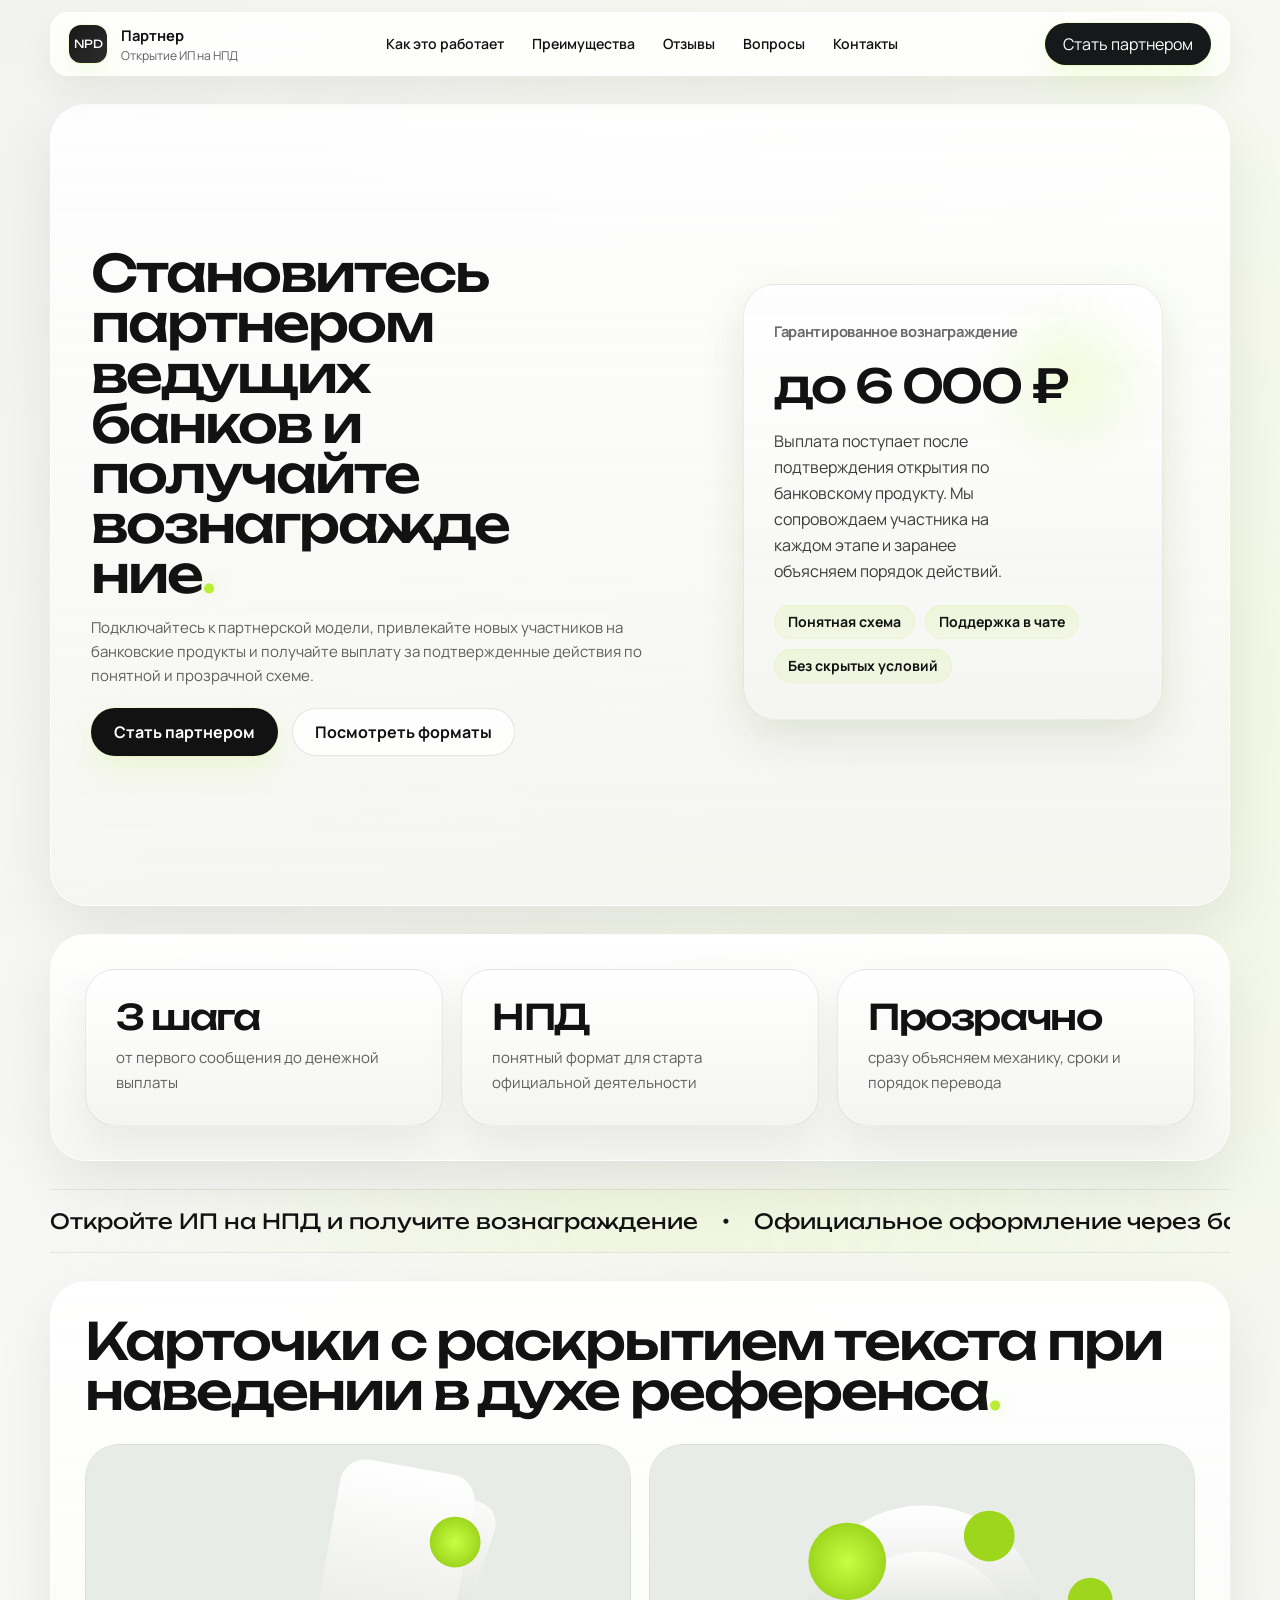
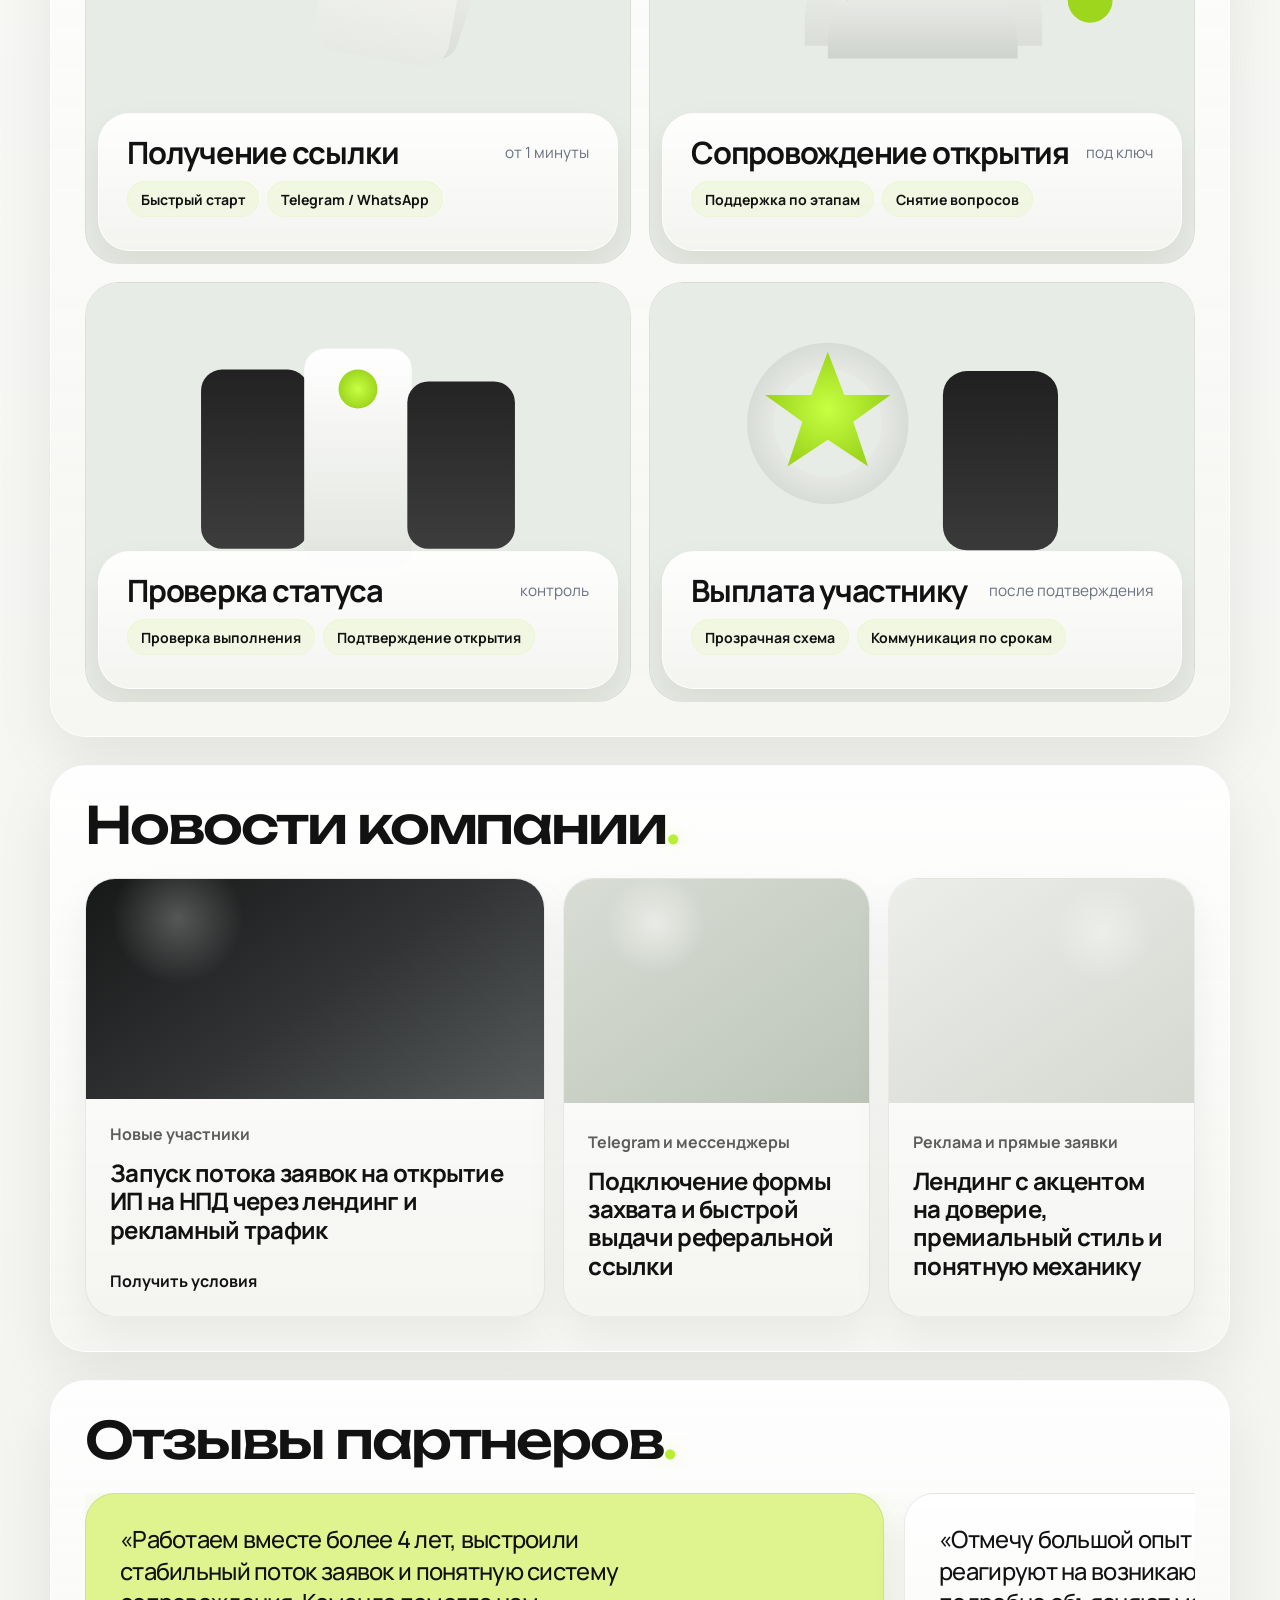
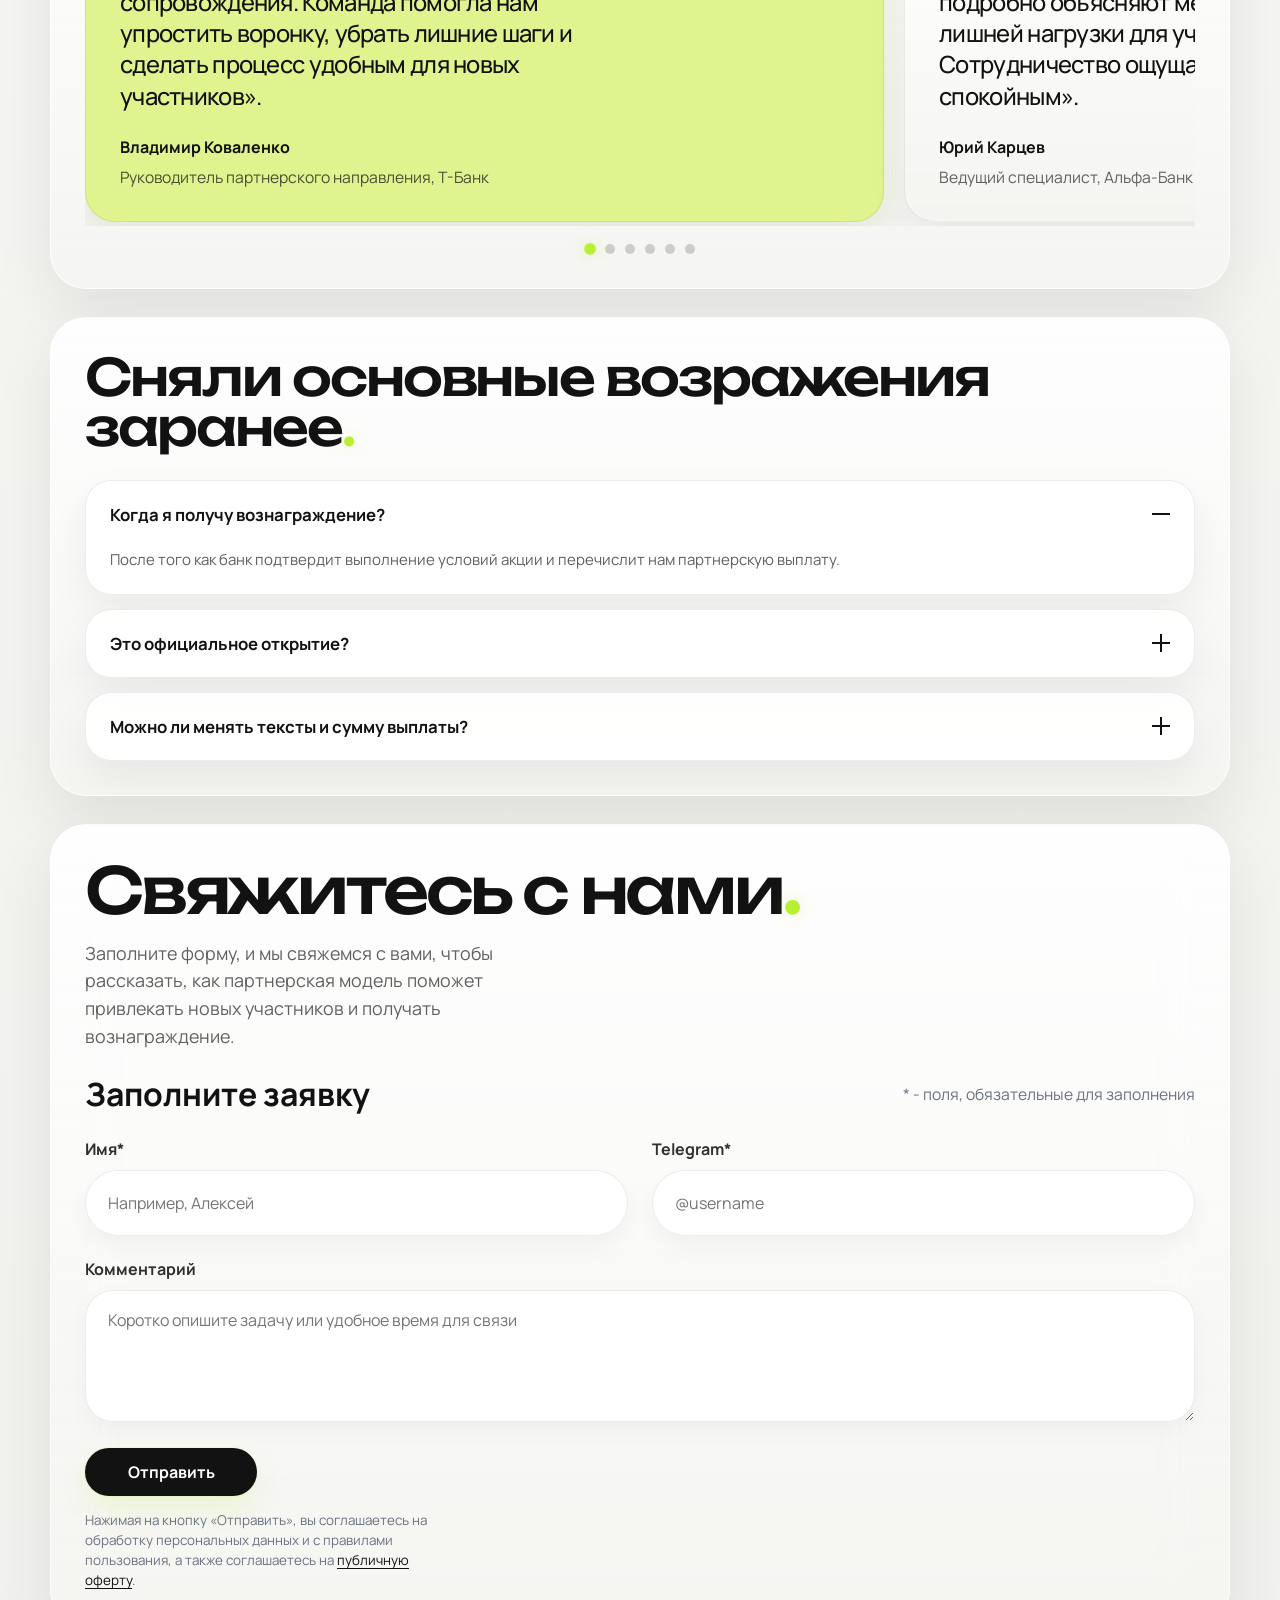
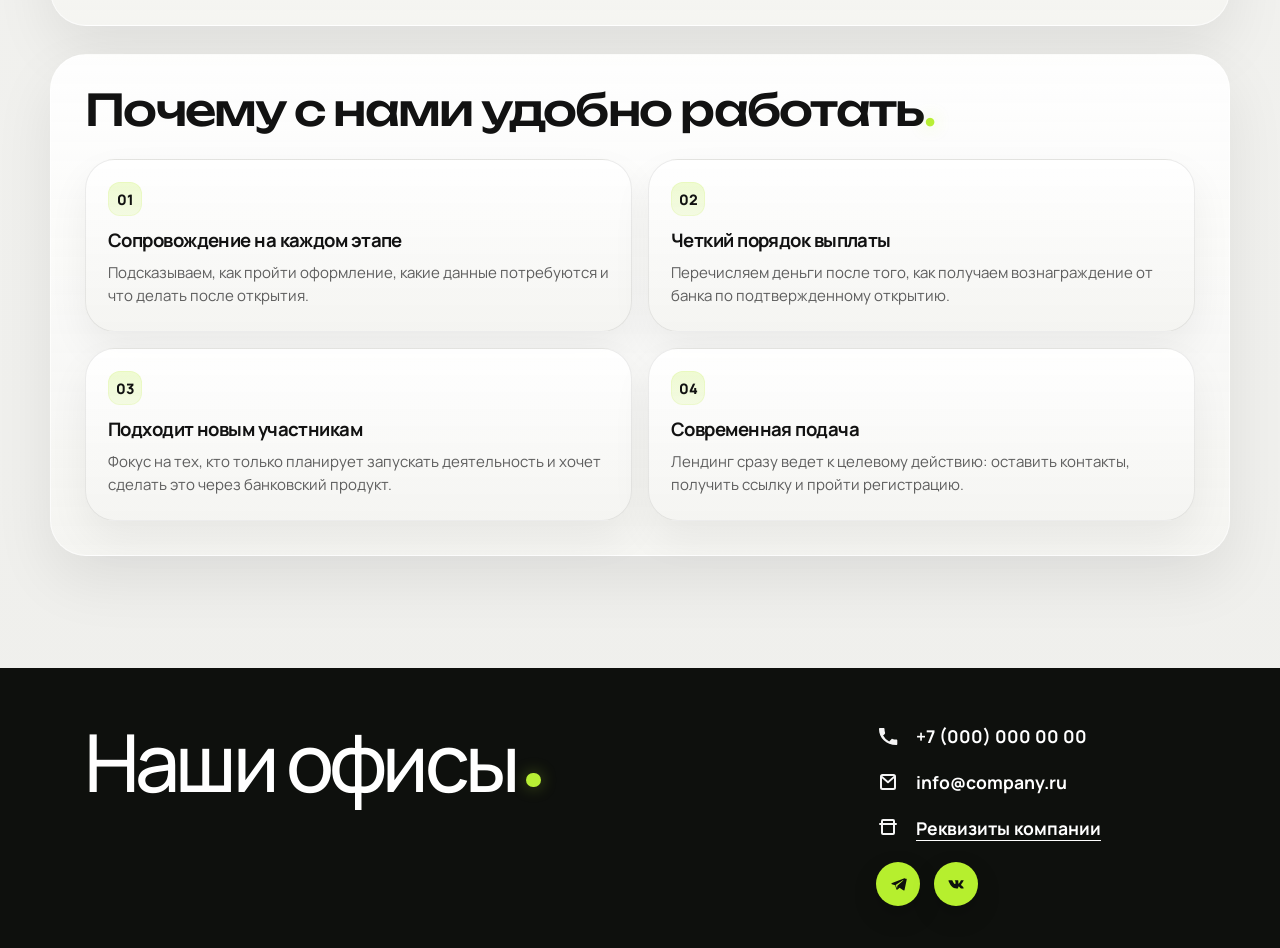
<file: index.html>
<!DOCTYPE html>
<html lang="ru">
<head>
  <meta charset="UTF-8">
  <meta name="viewport" content="width=device-width, initial-scale=1.0">
  <title>НПД Партнер | Открытие ИП на НПД с вознаграждением</title>
  <meta
    name="description"
    content="Помогаем открыть ИП на НПД по реферальной ссылке банка и выплачиваем вознаграждение после подтверждения открытия."
  >
  <link rel="preconnect" href="https://fonts.googleapis.com">
  <link rel="preconnect" href="https://fonts.gstatic.com" crossorigin>
  <link href="https://fonts.googleapis.com/css2?family=Manrope:wght@400;500;700;800&family=Unbounded:wght@500;700&display=swap" rel="stylesheet">
  <link rel="stylesheet" href="styles.css">
  <link rel="stylesheet" href="updates.css">
</head>
<body>
  <div class="site-shell">
    <header class="topbar">
      <a class="brand" href="#hero" aria-label="Главная">
        <span class="brand-mark">NPD</span>
        <span class="brand-text">
          <strong>Партнер</strong>
          <small>Открытие ИП на НПД</small>
        </span>
      </a>

      <button class="menu-toggle" type="button" aria-expanded="false" aria-label="Открыть меню">
        <span></span>
        <span></span>
      </button>

      <nav class="menu">
        <a href="#services">Как это работает</a>
        <a href="#benefits">Преимущества</a>
        <a href="#reviews">Отзывы</a>
        <a href="#faq">Вопросы</a>
        <a href="#contact">Контакты</a>
      </nav>

      <a href="#contact" class="menu-cta topbar-cta">Стать партнером</a>
    </header>

    <div class="menu-backdrop" aria-hidden="true"></div>

    <main>
      <section class="hero" id="hero">
        <div class="hero-copy">
          <h1>Становитесь партнером ведущих банков и получайте вознаграждение</h1>
          <p class="hero-text">
            Подключайтесь к партнерской модели, привлекайте новых участников на банковские продукты
            и получайте выплату за подтвержденные действия по понятной и прозрачной схеме.
          </p>

          <div class="hero-actions">
            <a href="#contact" class="button button-primary">Стать партнером</a>
            <a href="#services" class="button button-secondary">Посмотреть форматы</a>
          </div>
        </div>

        <div class="hero-media">
          <div class="hero-offer-card">
            <p class="hero-offer-label">Гарантированное вознаграждение</p>
            <h2 class="hero-offer-value">до 6 000 ₽</h2>
            <p class="hero-offer-text">
              Выплата поступает после подтверждения открытия по банковскому продукту.
              Мы сопровождаем участника на каждом этапе и заранее объясняем порядок действий.
            </p>
            <div class="hero-offer-tags">
              <span>Понятная схема</span>
              <span>Поддержка в чате</span>
              <span>Без скрытых условий</span>
            </div>
          </div>
        </div>
      </section>

      <section class="stats">
        <article class="stat-card">
          <h2>3 шага</h2>
          <p>от первого сообщения до денежной выплаты</p>
        </article>
        <article class="stat-card">
          <h2>НПД</h2>
          <p>понятный формат для старта официальной деятельности</p>
        </article>
        <article class="stat-card">
          <h2>Прозрачно</h2>
          <p>сразу объясняем механику, сроки и порядок перевода</p>
        </article>
      </section>

      <section class="promo-line" aria-label="Ключевые преимущества">
        <div class="promo-track">
          <span>Откройте ИП на НПД и получите вознаграждение</span>
          <span>Официальное оформление через банковский продукт</span>
          <span>Прозрачная схема и сопровождение</span>
          <span>Откройте ИП на НПД и получите вознаграждение</span>
          <span>Официальное оформление через банковский продукт</span>
          <span>Прозрачная схема и сопровождение</span>
        </div>
      </section>

      <section class="services" id="services">
        <div class="section-heading">
          <h2>Карточки с раскрытием текста при наведении в духе референса</h2>
        </div>

        <div class="services-grid">
          <article class="service-card">
            <img class="service-media" src="service-card-1.svg" alt="Получение ссылки">
            <div class="service-panel">
              <div class="service-panel-top">
                <h3>Получение ссылки</h3>
                <p class="service-price">от 1 минуты</p>
              </div>
              <div class="service-tags">
                <span>Быстрый старт</span>
                <span>Telegram / WhatsApp</span>
              </div>
              <div class="service-details">
                <p>После заявки отправляем ссылку и коротко объясняем, как пройти оформление без лишних шагов и задержек.</p>
              </div>
            </div>
          </article>

          <article class="service-card">
            <img class="service-media" src="service-card-2.svg" alt="Сопровождение открытия">
            <div class="service-panel">
              <div class="service-panel-top">
                <h3>Сопровождение открытия</h3>
                <p class="service-price">под ключ</p>
              </div>
              <div class="service-tags">
                <span>Поддержка по этапам</span>
                <span>Снятие вопросов</span>
              </div>
              <div class="service-details">
                <p>Подсказываем, как устроен процесс открытия, что важно проверить и как не потерять участника по пути к целевому действию.</p>
              </div>
            </div>
          </article>

          <article class="service-card">
            <img class="service-media" src="service-card-3.svg" alt="Проверка статуса">
            <div class="service-panel">
              <div class="service-panel-top">
                <h3>Проверка статуса</h3>
                <p class="service-price">контроль</p>
              </div>
              <div class="service-tags">
                <span>Проверка выполнения</span>
                <span>Подтверждение открытия</span>
              </div>
              <div class="service-details">
                <p>Фиксируем прохождение заявки по нужной схеме, отслеживаем подтверждение и держим участника в курсе следующего шага.</p>
              </div>
            </div>
          </article>

          <article class="service-card">
            <img class="service-media" src="service-card-4.svg" alt="Выплата участнику">
            <div class="service-panel">
              <div class="service-panel-top">
                <h3>Выплата участнику</h3>
                <p class="service-price">после подтверждения</p>
              </div>
              <div class="service-tags">
                <span>Прозрачная схема</span>
                <span>Коммуникация по срокам</span>
              </div>
              <div class="service-details">
                <p>Деньги перечисляются после поступления партнерского вознаграждения от банка, без скрытых условий и лишних промежуточных шагов.</p>
              </div>
            </div>
          </article>
        </div>
      </section>

      <section class="cases">
        <div class="section-heading">
          <h2>Новости компании</h2>
        </div>

        <div class="cases-grid">
          <article class="case-card case-card-featured">
            <div class="case-media case-media-dark"></div>
            <div class="case-body">
              <p>Новые участники</p>
              <h3>Запуск потока заявок на открытие ИП на НПД через лендинг и рекламный трафик</h3>
              <a href="#contact">Получить условия</a>
            </div>
          </article>

          <article class="case-card">
            <div class="case-media"></div>
            <div class="case-body">
              <p>Telegram и мессенджеры</p>
              <h3>Подключение формы захвата и быстрой выдачи реферальной ссылки</h3>
            </div>
          </article>

          <article class="case-card">
            <div class="case-media case-media-warm"></div>
            <div class="case-body">
              <p>Реклама и прямые заявки</p>
              <h3>Лендинг с акцентом на доверие, премиальный стиль и понятную механику</h3>
            </div>
          </article>
        </div>
      </section>

      <section class="reviews" id="reviews">
        <div class="section-heading">
          <h2>Отзывы партнеров</h2>
        </div>

        <div class="reviews-grid">
          <article class="review-card review-card-accent">
            <div class="review-content">
              <h3>«Работаем вместе более 4 лет, выстроили стабильный поток заявок и понятную систему сопровождения. Команда помогла нам упростить воронку, убрать лишние шаги и сделать процесс удобным для новых участников».</h3>
              <div class="review-meta">
                <strong>Владимир Коваленко</strong>
                <p>Руководитель партнерского направления, Т-Банк</p>
              </div>
            </div>
          </article>
          <article class="review-card">
            <div class="review-content">
              <h3>«Отмечу большой опыт команды: быстро реагируют на возникающие вопросы, подробно объясняют механику и не создают лишней нагрузки для участника. Сотрудничество ощущается надежным и спокойным».</h3>
              <div class="review-meta">
                <strong>Юрий Карцев</strong>
                <p>Ведущий специалист, Альфа-Банк</p>
              </div>
            </div>
          </article>
          <article class="review-card">
            <div class="review-content">
              <h3>«Понравилось, что условия партнерской модели были озвучены заранее. Подключение прошло быстро, а коммуникация по статусам и выплатам оказалась прозрачной и предсказуемой».</h3>
              <div class="review-meta">
                <strong>Марина Соколова</strong>
                <p>Партнер по привлечению клиентов</p>
              </div>
            </div>
          </article>
          <article class="review-card">
            <div class="review-content">
              <h3>«Сильная сторона этого формата — понятный путь пользователя. Мы получили аккуратный лендинг, короткую форму и живую поддержку, за счет чего конверсия в заявку стала выше».</h3>
              <div class="review-meta">
                <strong>Борис Лапин</strong>
                <p>Руководитель digital-проектов</p>
              </div>
            </div>
          </article>
          <article class="review-card">
            <div class="review-content">
              <h3>«Сценарий работы выстроен очень четко: от первой заявки до подтверждения результата. Это дает уверенность и партнеру, и самому участнику акции».</h3>
              <div class="review-meta">
                <strong>Сергей Морозов</strong>
                <p>Партнер по трафику</p>
              </div>
            </div>
          </article>
          <article class="review-card">
            <div class="review-content">
              <h3>«Важно, что команда не обещает лишнего и заранее объясняет, как формируется выплата. Это делает модель понятной и удобной для масштабирования».</h3>
              <div class="review-meta">
                <strong>Никита Орлов</strong>
                <p>Специалист по партнерским программам</p>
              </div>
            </div>
          </article>
        </div>

        <div class="reviews-dots" aria-label="Навигация по отзывам">
          <button type="button" class="reviews-dot is-active" aria-label="Перейти к отзыву 1"></button>
          <button type="button" class="reviews-dot" aria-label="Перейти к отзыву 2"></button>
          <button type="button" class="reviews-dot" aria-label="Перейти к отзыву 3"></button>
          <button type="button" class="reviews-dot" aria-label="Перейти к отзыву 4"></button>
          <button type="button" class="reviews-dot" aria-label="Перейти к отзыву 5"></button>
          <button type="button" class="reviews-dot" aria-label="Перейти к отзыву 6"></button>
        </div>
      </section>

      <section class="faq" id="faq">
        <div class="section-heading">
          <h2>Сняли основные возражения заранее</h2>
        </div>

        <div class="faq-list">
          <article class="faq-item active">
            <button type="button">
              <span>Когда я получу вознаграждение?</span>
              <span class="faq-icon"></span>
            </button>
            <div class="faq-answer">
              <p>После того как банк подтвердит выполнение условий акции и перечислит нам партнерскую выплату.</p>
            </div>
          </article>
          <article class="faq-item">
            <button type="button">
              <span>Это официальное открытие?</span>
              <span class="faq-icon"></span>
            </button>
            <div class="faq-answer">
              <p>Да, оформление происходит через банковский продукт и официальную процедуру регистрации ИП на НПД.</p>
            </div>
          </article>
          <article class="faq-item">
            <button type="button">
              <span>Можно ли менять тексты и сумму выплаты?</span>
              <span class="faq-icon"></span>
            </button>
            <div class="faq-answer">
              <p>Да. Заголовки, условия, формулировки, размер бонуса, форма заявки и юридические блоки можно адаптировать под ваш оффер.</p>
            </div>
          </article>
        </div>
      </section>

      <section class="contact" id="contact">
        <form class="contact-form">
          <div class="contact-heading">
            <h2>Свяжитесь с нами<span class="contact-dot">.</span></h2>
            <p>
              Заполните форму, и мы свяжемся с вами, чтобы рассказать, как партнерская модель
              поможет привлекать новых участников и получать вознаграждение.
            </p>
          </div>

          <div class="contact-form-top">
            <h3>Заполните заявку</h3>
            <p>* - поля, обязательные для заполнения</p>
          </div>

          <div class="contact-fields">
            <label>
              <span>Имя*</span>
              <input type="text" placeholder="Например, Алексей">
            </label>
            <label>
              <span>Telegram*</span>
              <input type="text" placeholder="@username">
            </label>
            <label class="contact-field-wide">
              <span>Комментарий</span>
              <textarea rows="4" placeholder="Коротко опишите задачу или удобное время для связи"></textarea>
            </label>
          </div>

          <div class="contact-actions">
            <button type="submit" class="button button-primary">Отправить</button>
            <p class="form-note">Нажимая на кнопку «Отправить», вы соглашаетесь на обработку персональных данных и c правилами пользования, а также соглашаетесь на <a href="public-offer.html">публичную оферту</a>.</p>
          </div>
        </form>
      </section>

      <section class="section-grid" id="benefits">
        <div class="section-heading section-heading-compact">
          <h2>Почему с нами удобно работать</h2>
        </div>

        <div class="benefits-grid">
          <article class="info-card">
            <span>01</span>
            <h3>Сопровождение на каждом этапе</h3>
            <p>Подсказываем, как пройти оформление, какие данные потребуются и что делать после открытия.</p>
          </article>
          <article class="info-card">
            <span>02</span>
            <h3>Четкий порядок выплаты</h3>
            <p>Перечисляем деньги после того, как получаем вознаграждение от банка по подтвержденному открытию.</p>
          </article>
          <article class="info-card">
            <span>03</span>
            <h3>Подходит новым участникам</h3>
            <p>Фокус на тех, кто только планирует запускать деятельность и хочет сделать это через банковский продукт.</p>
          </article>
          <article class="info-card">
            <span>04</span>
            <h3>Современная подача</h3>
            <p>Лендинг сразу ведет к целевому действию: оставить контакты, получить ссылку и пройти регистрацию.</p>
          </article>
        </div>
      </section>
    </main>
  </div>

  <footer class="site-footer">
    <div class="site-footer-inner">
      <div class="footer-title">
        <h2>Наши офисы</h2>
      </div>

      <div class="footer-contacts">
        <a href="tel:+70000000000" class="footer-contact-item">
          <span class="footer-contact-icon" aria-hidden="true">
            <svg viewBox="0 0 24 24" role="img" focusable="false" aria-hidden="true">
              <path d="M6.6 10.8a15.5 15.5 0 0 0 6.6 6.6l2.2-2.2c.3-.3.7-.4 1.1-.3 1.2.4 2.5.6 3.8.6.6 0 1 .4 1 1V20c0 .6-.4 1-1 1C10.1 21 3 13.9 3 5c0-.6.4-1 1-1h3.5c.6 0 1 .4 1 1 0 1.3.2 2.6.6 3.8.1.4 0 .8-.3 1.1l-2.2 2.2Z" fill="currentColor"/>
            </svg>
          </span>
          <span>+7 (000) 000 00 00</span>
        </a>
        <a href="mailto:info@company.ru" class="footer-contact-item">
          <span class="footer-contact-icon" aria-hidden="true">
            <svg viewBox="0 0 24 24" role="img" focusable="false" aria-hidden="true">
              <path d="M4 6.5A2.5 2.5 0 0 1 6.5 4h11A2.5 2.5 0 0 1 20 6.5v11a2.5 2.5 0 0 1-2.5 2.5h-11A2.5 2.5 0 0 1 4 17.5v-11Zm2.3-.5 5.7 5 5.7-5H6.3Zm11.7 2.3-5.3 4.7a1 1 0 0 1-1.4 0L6 8.3v9.2c0 .3.2.5.5.5h11c.3 0 .5-.2.5-.5V8.3Z" fill="currentColor"/>
            </svg>
          </span>
          <span>info@company.ru</span>
        </a>
        <a href="details.html" class="footer-contact-item footer-link">
          <span class="footer-contact-icon" aria-hidden="true">
            <svg viewBox="0 0 24 24" role="img" focusable="false" aria-hidden="true">
              <path d="M7 3a2 2 0 0 0-2 2v2H4a1 1 0 1 0 0 2h1v8a2 2 0 0 0 2 2h10a2 2 0 0 0 2-2V9h1a1 1 0 1 0 0-2h-1V5a2 2 0 0 0-2-2H7Zm10 4H7V5h10v2Zm0 2v8H7V9h10Z" fill="currentColor"/>
            </svg>
          </span>
          <span>Реквизиты компании</span>
        </a>

        <div class="footer-socials" aria-label="Социальные сети">
          <a href="#" aria-label="Telegram">
            <svg viewBox="0 0 24 24" role="img" focusable="false" aria-hidden="true">
              <path d="M19.7 5.2 4.9 10.9c-1 .4-1 1.1-.2 1.3l3.8 1.2 1.5 4.7c.2.6.1.8.8.8.5 0 .7-.2 1-.5l2.1-2 4.4 3.2c.8.4 1.4.2 1.6-.8l2.5-11.8c.3-1.2-.4-1.7-1.2-1.3ZM9.1 13.1l8.7-5.5c.4-.3.8-.1.5.2l-7.1 6.4-.3 3.1-1.8-4.2Z" fill="currentColor"/>
            </svg>
          </a>
          <a href="#" aria-label="VKontakte">
            <svg viewBox="0 0 24 24" role="img" focusable="false" aria-hidden="true">
              <path d="M12.6 17.4h1.2s.4 0 .6-.2c.2-.2.2-.5.2-.5s0-1.5.7-1.7c.6-.2 1.4 1.4 2.2 2 .6.5 1 .4 1 .4l2-.1s1-.1.5-.9c0-.1-.4-.8-1.9-2.2-1.6-1.5-1.4-1.3.5-3.8 1.2-1.5 1.7-2.4 1.6-2.8-.1-.3-.7-.2-.7-.2h-2.2s-.2 0-.4.1c-.1.1-.2.3-.2.3s-.4 1-.9 1.9c-1.1 1.9-1.5 2-1.7 1.9-.4-.2-.3-.9-.3-1.5 0-1.7.3-2.4-.5-2.6-.3-.1-.6-.1-1.4-.1-1 0-1.8 0-2.3.3-.3.2-.6.5-.4.5.2 0 .7.1.9.4.3.4.3 1.2.3 1.2s.2 2-.4 2.3c-.4.2-1-.3-2.1-2-.6-.9-1-2-1-2s0-.2-.2-.3c-.1-.1-.4-.2-.4-.2H3.7s-.5 0-.7.2c-.1.2 0 .5 0 .5s1.9 4.5 4 6.8c2 2.1 4.3 2 4.3 2Z" fill="currentColor"/>
            </svg>
          </a>
        </div>
      </div>
    </div>
  </footer>

  <script src="script.js"></script>
</body>
</html>
</file>
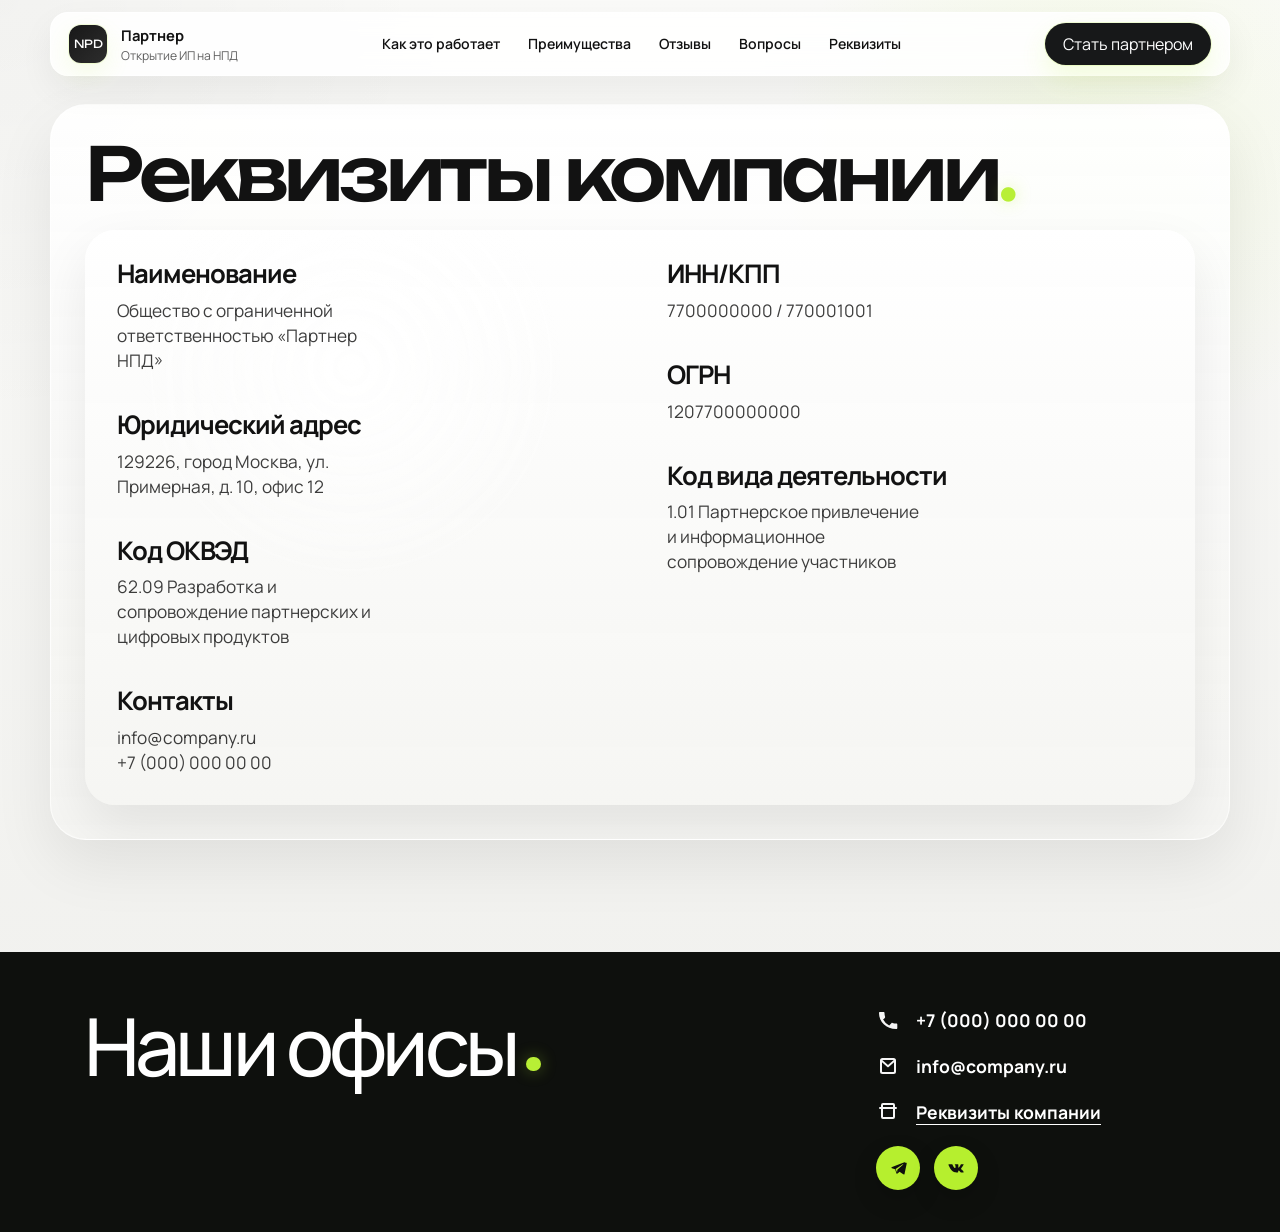
<file: details.html>
<!DOCTYPE html>
<html lang="ru">
<head>
  <meta charset="UTF-8">
  <meta name="viewport" content="width=device-width, initial-scale=1.0">
  <title>Реквизиты компании | НПД Партнер</title>
  <meta
    name="description"
    content="Реквизиты компании, контакты и информация по офисам проекта НПД Партнер."
  >
  <link rel="preconnect" href="https://fonts.googleapis.com">
  <link rel="preconnect" href="https://fonts.gstatic.com" crossorigin>
  <link href="https://fonts.googleapis.com/css2?family=Manrope:wght@400;500;700;800&family=Unbounded:wght@500;700&display=swap" rel="stylesheet">
  <link rel="stylesheet" href="styles.css">
  <link rel="stylesheet" href="updates.css">
</head>
<body>
  <div class="site-shell">
    <header class="topbar">
      <a class="brand" href="index.html#hero" aria-label="Главная">
        <span class="brand-mark">NPD</span>
        <span class="brand-text">
          <strong>Партнер</strong>
          <small>Открытие ИП на НПД</small>
        </span>
      </a>

      <button class="menu-toggle" type="button" aria-expanded="false" aria-label="Открыть меню">
        <span></span>
        <span></span>
      </button>

      <nav class="menu">
        <a href="index.html#services">Как это работает</a>
        <a href="index.html#benefits">Преимущества</a>
        <a href="index.html#reviews">Отзывы</a>
        <a href="index.html#faq">Вопросы</a>
        <a href="details.html">Реквизиты</a>
      </nav>

      <a href="index.html#contact" class="menu-cta topbar-cta">Стать партнером</a>
    </header>

    <div class="menu-backdrop" aria-hidden="true"></div>

    <main>
      <section class="details-section">
        <div class="details-heading details-heading-wide">
          <h1>Реквизиты компании<span class="contact-dot">.</span></h1>
        </div>

        <div class="details-text-block details-text-block-reference">
          <div class="details-columns">
            <div class="details-column">
              <div class="details-row">
                <h3>Наименование</h3>
                <p>Общество с ограниченной ответственностью «Партнер НПД»</p>
              </div>

              <div class="details-row">
                <h3>Юридический адрес</h3>
                <p>129226, город Москва, ул. Примерная, д. 10, офис 12</p>
              </div>

              <div class="details-row">
                <h3>Код ОКВЭД</h3>
                <p>62.09 Разработка и сопровождение партнерских и цифровых продуктов</p>
              </div>

              <div class="details-row">
                <h3>Контакты</h3>
                <p>info@company.ru<br>+7 (000) 000 00 00</p>
              </div>
            </div>

            <div class="details-column">
              <div class="details-row">
                <h3>ИНН/КПП</h3>
                <p>7700000000 / 770001001</p>
              </div>

              <div class="details-row">
                <h3>ОГРН</h3>
                <p>1207700000000</p>
              </div>

              <div class="details-row">
                <h3>Код вида деятельности</h3>
                <p>1.01 Партнерское привлечение и информационное сопровождение участников</p>
              </div>
            </div>
          </div>
        </div>
      </section>
    </main>
  </div>

  <footer class="site-footer">
    <div class="site-footer-inner">
      <div class="footer-title">
        <h2>Наши офисы</h2>
      </div>

      <div class="footer-contacts">
        <a href="tel:+70000000000" class="footer-contact-item">
          <span class="footer-contact-icon" aria-hidden="true">
            <svg viewBox="0 0 24 24" role="img" focusable="false" aria-hidden="true">
              <path d="M6.6 10.8a15.5 15.5 0 0 0 6.6 6.6l2.2-2.2c.3-.3.7-.4 1.1-.3 1.2.4 2.5.6 3.8.6.6 0 1 .4 1 1V20c0 .6-.4 1-1 1C10.1 21 3 13.9 3 5c0-.6.4-1 1-1h3.5c.6 0 1 .4 1 1 0 1.3.2 2.6.6 3.8.1.4 0 .8-.3 1.1l-2.2 2.2Z" fill="currentColor"/>
            </svg>
          </span>
          <span>+7 (000) 000 00 00</span>
        </a>
        <a href="mailto:info@company.ru" class="footer-contact-item">
          <span class="footer-contact-icon" aria-hidden="true">
            <svg viewBox="0 0 24 24" role="img" focusable="false" aria-hidden="true">
              <path d="M4 6.5A2.5 2.5 0 0 1 6.5 4h11A2.5 2.5 0 0 1 20 6.5v11a2.5 2.5 0 0 1-2.5 2.5h-11A2.5 2.5 0 0 1 4 17.5v-11Zm2.3-.5 5.7 5 5.7-5H6.3Zm11.7 2.3-5.3 4.7a1 1 0 0 1-1.4 0L6 8.3v9.2c0 .3.2.5.5.5h11c.3 0 .5-.2.5-.5V8.3Z" fill="currentColor"/>
            </svg>
          </span>
          <span>info@company.ru</span>
        </a>
        <a href="details.html" class="footer-contact-item footer-link">
          <span class="footer-contact-icon" aria-hidden="true">
            <svg viewBox="0 0 24 24" role="img" focusable="false" aria-hidden="true">
              <path d="M7 3a2 2 0 0 0-2 2v2H4a1 1 0 1 0 0 2h1v8a2 2 0 0 0 2 2h10a2 2 0 0 0 2-2V9h1a1 1 0 1 0 0-2h-1V5a2 2 0 0 0-2-2H7Zm10 4H7V5h10v2Zm0 2v8H7V9h10Z" fill="currentColor"/>
            </svg>
          </span>
          <span>Реквизиты компании</span>
        </a>

        <div class="footer-socials" aria-label="Социальные сети">
          <a href="#" aria-label="Telegram">
            <svg viewBox="0 0 24 24" role="img" focusable="false" aria-hidden="true">
              <path d="M19.7 5.2 4.9 10.9c-1 .4-1 1.1-.2 1.3l3.8 1.2 1.5 4.7c.2.6.1.8.8.8.5 0 .7-.2 1-.5l2.1-2 4.4 3.2c.8.4 1.4.2 1.6-.8l2.5-11.8c.3-1.2-.4-1.7-1.2-1.3ZM9.1 13.1l8.7-5.5c.4-.3.8-.1.5.2l-7.1 6.4-.3 3.1-1.8-4.2Z" fill="currentColor"/>
            </svg>
          </a>
          <a href="#" aria-label="VKontakte">
            <svg viewBox="0 0 24 24" role="img" focusable="false" aria-hidden="true">
              <path d="M12.6 17.4h1.2s.4 0 .6-.2c.2-.2.2-.5.2-.5s0-1.5.7-1.7c.6-.2 1.4 1.4 2.2 2 .6.5 1 .4 1 .4l2-.1s1-.1.5-.9c0-.1-.4-.8-1.9-2.2-1.6-1.5-1.4-1.3.5-3.8 1.2-1.5 1.7-2.4 1.6-2.8-.1-.3-.7-.2-.7-.2h-2.2s-.2 0-.4.1c-.1.1-.2.3-.2.3s-.4 1-.9 1.9c-1.1 1.9-1.5 2-1.7 1.9-.4-.2-.3-.9-.3-1.5 0-1.7.3-2.4-.5-2.6-.3-.1-.6-.1-1.4-.1-1 0-1.8 0-2.3.3-.3.2-.6.5-.4.5.2 0 .7.1.9.4.3.4.3 1.2.3 1.2s.2 2-.4 2.3c-.4.2-1-.3-2.1-2-.6-.9-1-2-1-2s0-.2-.2-.3c-.1-.1-.4-.2-.4-.2H3.7s-.5 0-.7.2c-.1.2 0 .5 0 .5s1.9 4.5 4 6.8c2 2.1 4.3 2 4.3 2Z" fill="currentColor"/>
            </svg>
          </a>
        </div>
      </div>
    </div>
  </footer>

  <script src="script.js"></script>
</body>
</html>
</file>
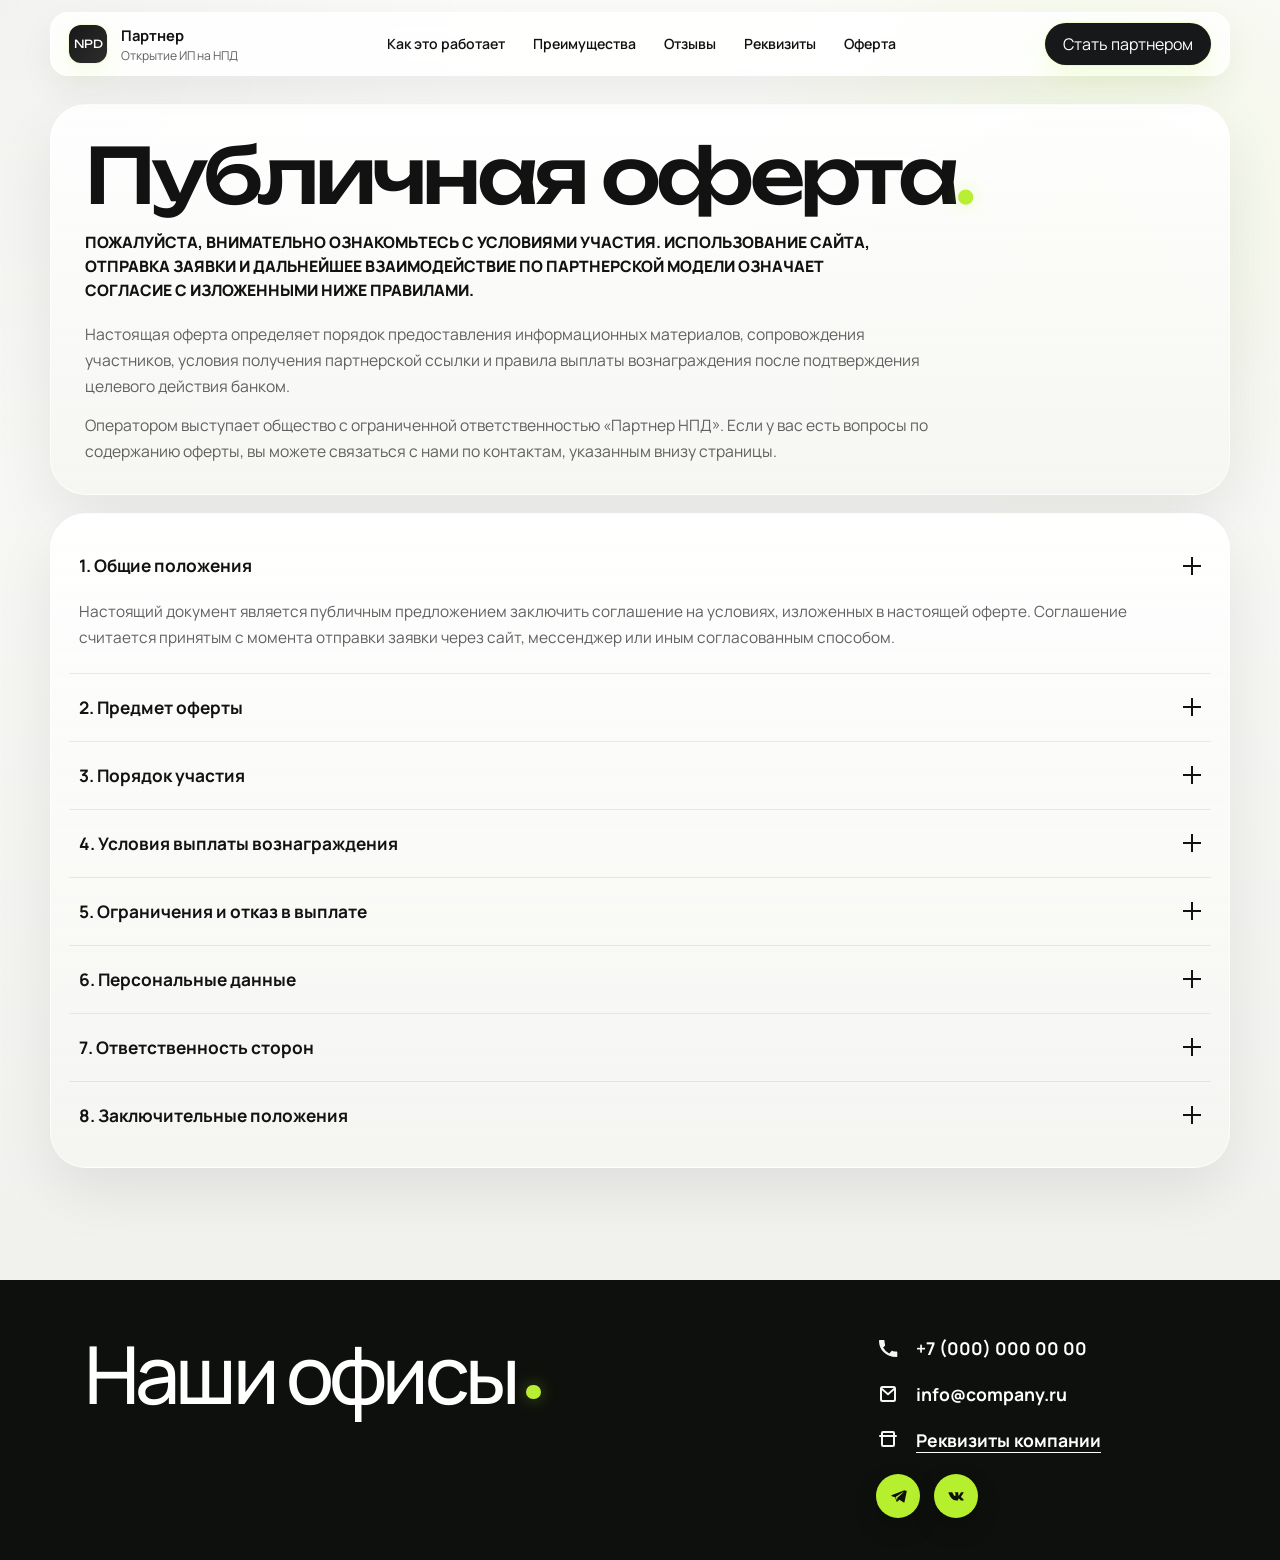
<file: public-offer.html>
<!DOCTYPE html>
<html lang="ru">
<head>
  <meta charset="UTF-8">
  <meta name="viewport" content="width=device-width, initial-scale=1.0">
  <title>Публичная оферта | НПД Партнер</title>
  <meta
    name="description"
    content="Публичная оферта проекта НПД Партнер: условия участия, порядок взаимодействия, правила выплат и контакты."
  >
  <link rel="preconnect" href="https://fonts.googleapis.com">
  <link rel="preconnect" href="https://fonts.gstatic.com" crossorigin>
  <link href="https://fonts.googleapis.com/css2?family=Manrope:wght@400;500;700;800&family=Unbounded:wght@500;700&display=swap" rel="stylesheet">
  <link rel="stylesheet" href="styles.css">
  <link rel="stylesheet" href="updates.css">
</head>
<body>
  <div class="site-shell">
    <header class="topbar">
      <a class="brand" href="index.html#hero" aria-label="Главная">
        <span class="brand-mark">NPD</span>
        <span class="brand-text">
          <strong>Партнер</strong>
          <small>Открытие ИП на НПД</small>
        </span>
      </a>

      <button class="menu-toggle" type="button" aria-expanded="false" aria-label="Открыть меню">
        <span></span>
        <span></span>
      </button>

      <nav class="menu">
        <a href="index.html#services">Как это работает</a>
        <a href="index.html#benefits">Преимущества</a>
        <a href="index.html#reviews">Отзывы</a>
        <a href="details.html">Реквизиты</a>
        <a href="public-offer.html">Оферта</a>
      </nav>

      <a href="index.html#contact" class="menu-cta topbar-cta">Стать партнером</a>
    </header>

    <div class="menu-backdrop" aria-hidden="true"></div>

    <main>
      <section class="legal-page">
        <div class="legal-hero">
          <div class="legal-hero-copy">
            <h1>Публичная оферта</h1>
            <p class="legal-lead">
              Пожалуйста, внимательно ознакомьтесь с условиями участия. Использование сайта,
              отправка заявки и дальнейшее взаимодействие по партнерской модели означает согласие
              с изложенными ниже правилами.
            </p>
            <div class="legal-intro">
              <p>
                Настоящая оферта определяет порядок предоставления информационных материалов,
                сопровождения участников, условия получения партнерской ссылки и правила выплаты
                вознаграждения после подтверждения целевого действия банком.
              </p>
              <p>
                Оператором выступает общество с ограниченной ответственностью «Партнер НПД».
                Если у вас есть вопросы по содержанию оферты, вы можете связаться с нами по
                контактам, указанным внизу страницы.
              </p>
            </div>
          </div>
        </div>

        <div class="legal-accordion">
          <article class="legal-item active">
            <button type="button">
              <span>1. Общие положения</span>
              <span class="faq-icon"></span>
            </button>
            <div class="faq-answer">
              <p>
                Настоящий документ является публичным предложением заключить соглашение на условиях,
                изложенных в настоящей оферте. Соглашение считается принятым с момента отправки заявки
                через сайт, мессенджер или иным согласованным способом.
              </p>
            </div>
          </article>

          <article class="legal-item">
            <button type="button">
              <span>2. Предмет оферты</span>
              <span class="faq-icon"></span>
            </button>
            <div class="faq-answer">
              <p>
                Оператор предоставляет пользователю информацию о порядке участия в партнерской модели,
                направляет реферальные материалы, сопровождает прохождение этапов и информирует о
                результатах подтверждения целевого действия.
              </p>
            </div>
          </article>

          <article class="legal-item">
            <button type="button">
              <span>3. Порядок участия</span>
              <span class="faq-icon"></span>
            </button>
            <div class="faq-answer">
              <p>
                Для участия пользователь оставляет контактные данные, получает инструкцию и ссылку,
                после чего самостоятельно проходит оформление банковского продукта. Оператор вправе
                запрашивать уточняющие сведения, необходимые для сопровождения заявки.
              </p>
            </div>
          </article>

          <article class="legal-item">
            <button type="button">
              <span>4. Условия выплаты вознаграждения</span>
              <span class="faq-icon"></span>
            </button>
            <div class="faq-answer">
              <p>
                Выплата производится после того, как банк подтвердит выполнение условий акции и
                перечислит оператору партнерское вознаграждение. Срок и формат выплаты дополнительно
                сообщаются пользователю в момент сопровождения заявки.
              </p>
            </div>
          </article>

          <article class="legal-item">
            <button type="button">
              <span>5. Ограничения и отказ в выплате</span>
              <span class="faq-icon"></span>
            </button>
            <div class="faq-answer">
              <p>
                Вознаграждение не выплачивается в случаях отклонения заявки банком, нарушения условий
                акции, предоставления недостоверных данных либо отмены участия со стороны пользователя
                до момента подтверждения целевого действия.
              </p>
            </div>
          </article>

          <article class="legal-item">
            <button type="button">
              <span>6. Персональные данные</span>
              <span class="faq-icon"></span>
            </button>
            <div class="faq-answer">
              <p>
                Направляя заявку, пользователь соглашается на обработку предоставленных персональных
                данных в целях обратной связи, сопровождения заявки, проверки статуса и исполнения
                обязательств по настоящей оферте.
              </p>
            </div>
          </article>

          <article class="legal-item">
            <button type="button">
              <span>7. Ответственность сторон</span>
              <span class="faq-icon"></span>
            </button>
            <div class="faq-answer">
              <p>
                Оператор не несет ответственности за решения банка, изменение условий банковских
                программ, а также за невозможность выплаты в случаях, когда пользователь не выполнил
                условия участия или предоставил неполные сведения.
              </p>
            </div>
          </article>

          <article class="legal-item">
            <button type="button">
              <span>8. Заключительные положения</span>
              <span class="faq-icon"></span>
            </button>
            <div class="faq-answer">
              <p>
                Оператор вправе вносить изменения в настоящую оферту без предварительного уведомления.
                Актуальная версия документа размещается на данной странице и вступает в силу с момента
                публикации.
              </p>
            </div>
          </article>
        </div>
      </section>
    </main>
  </div>

  <footer class="site-footer">
    <div class="site-footer-inner">
      <div class="footer-title">
        <h2>Наши офисы</h2>
      </div>

      <div class="footer-contacts">
        <a href="tel:+70000000000" class="footer-contact-item">
          <span class="footer-contact-icon" aria-hidden="true">
            <svg viewBox="0 0 24 24" role="img" focusable="false" aria-hidden="true">
              <path d="M6.6 10.8a15.5 15.5 0 0 0 6.6 6.6l2.2-2.2c.3-.3.7-.4 1.1-.3 1.2.4 2.5.6 3.8.6.6 0 1 .4 1 1V20c0 .6-.4 1-1 1C10.1 21 3 13.9 3 5c0-.6.4-1 1-1h3.5c.6 0 1 .4 1 1 0 1.3.2 2.6.6 3.8.1.4 0 .8-.3 1.1l-2.2 2.2Z" fill="currentColor"/>
            </svg>
          </span>
          <span>+7 (000) 000 00 00</span>
        </a>
        <a href="mailto:info@company.ru" class="footer-contact-item">
          <span class="footer-contact-icon" aria-hidden="true">
            <svg viewBox="0 0 24 24" role="img" focusable="false" aria-hidden="true">
              <path d="M4 6.5A2.5 2.5 0 0 1 6.5 4h11A2.5 2.5 0 0 1 20 6.5v11a2.5 2.5 0 0 1-2.5 2.5h-11A2.5 2.5 0 0 1 4 17.5v-11Zm2.3-.5 5.7 5 5.7-5H6.3Zm11.7 2.3-5.3 4.7a1 1 0 0 1-1.4 0L6 8.3v9.2c0 .3.2.5.5.5h11c.3 0 .5-.2.5-.5V8.3Z" fill="currentColor"/>
            </svg>
          </span>
          <span>info@company.ru</span>
        </a>
        <a href="details.html" class="footer-contact-item footer-link">
          <span class="footer-contact-icon" aria-hidden="true">
            <svg viewBox="0 0 24 24" role="img" focusable="false" aria-hidden="true">
              <path d="M7 3a2 2 0 0 0-2 2v2H4a1 1 0 1 0 0 2h1v8a2 2 0 0 0 2 2h10a2 2 0 0 0 2-2V9h1a1 1 0 1 0 0-2h-1V5a2 2 0 0 0-2-2H7Zm10 4H7V5h10v2Zm0 2v8H7V9h10Z" fill="currentColor"/>
            </svg>
          </span>
          <span>Реквизиты компании</span>
        </a>

        <div class="footer-socials" aria-label="Социальные сети">
          <a href="#" aria-label="Telegram">
            <svg viewBox="0 0 24 24" role="img" focusable="false" aria-hidden="true">
              <path d="M19.7 5.2 4.9 10.9c-1 .4-1 1.1-.2 1.3l3.8 1.2 1.5 4.7c.2.6.1.8.8.8.5 0 .7-.2 1-.5l2.1-2 4.4 3.2c.8.4 1.4.2 1.6-.8l2.5-11.8c.3-1.2-.4-1.7-1.2-1.3ZM9.1 13.1l8.7-5.5c.4-.3.8-.1.5.2l-7.1 6.4-.3 3.1-1.8-4.2Z" fill="currentColor"/>
            </svg>
          </a>
          <a href="#" aria-label="VKontakte">
            <svg viewBox="0 0 24 24" role="img" focusable="false" aria-hidden="true">
              <path d="M12.6 17.4h1.2s.4 0 .6-.2c.2-.2.2-.5.2-.5s0-1.5.7-1.7c.6-.2 1.4 1.4 2.2 2 .6.5 1 .4 1 .4l2-.1s1-.1.5-.9c0-.1-.4-.8-1.9-2.2-1.6-1.5-1.4-1.3.5-3.8 1.2-1.5 1.7-2.4 1.6-2.8-.1-.3-.7-.2-.7-.2h-2.2s-.2 0-.4.1c-.1.1-.2.3-.2.3s-.4 1-.9 1.9c-1.1 1.9-1.5 2-1.7 1.9-.4-.2-.3-.9-.3-1.5 0-1.7.3-2.4-.5-2.6-.3-.1-.6-.1-1.4-.1-1 0-1.8 0-2.3.3-.3.2-.6.5-.4.5.2 0 .7.1.9.4.3.4.3 1.2.3 1.2s.2 2-.4 2.3c-.4.2-1-.3-2.1-2-.6-.9-1-2-1-2s0-.2-.2-.3c-.1-.1-.4-.2-.4-.2H3.7s-.5 0-.7.2c-.1.2 0 .5 0 .5s1.9 4.5 4 6.8c2 2.1 4.3 2 4.3 2Z" fill="currentColor"/>
            </svg>
          </a>
        </div>
      </div>
    </div>
  </footer>

  <script src="script.js"></script>
</body>
</html>
</file>
<file: styles.css>
:root {
  --bg: #f5f5f3;
  --text: #121212;
  --muted: #606060;
  --line: rgba(18, 18, 18, 0.1);
  --accent: #121212;
  --accent-deep: #121212;
  --surface: rgba(255, 255, 255, 0.82);
  --surface-strong: #ffffff;
  --shadow: 0 24px 60px rgba(18, 18, 18, 0.08);
  --section-bg: linear-gradient(180deg, rgba(255, 255, 255, 0.92), rgba(245, 245, 242, 0.82));
  --section-border: 1px solid rgba(255, 255, 255, 0.62);
  --section-radius: 36px;
  --section-padding: 34px;
  --radius-lg: 28px;
  --radius-md: 20px;
  --container: 1180px;
  --header-offset: 112px;
  --card-bg: linear-gradient(180deg, rgba(255, 255, 255, 0.92), rgba(244, 244, 241, 0.96));
  --card-border: 1px solid rgba(18, 18, 18, 0.08);
  --card-radius: 30px;
  --card-shadow: 0 18px 40px rgba(18, 18, 18, 0.06);
  --lime: #b8ef35;
  --lime-soft: rgba(184, 239, 53, 0.18);
  --lime-glow: rgba(184, 239, 53, 0.34);
}

* {
  box-sizing: border-box;
}

img {
  max-width: 100%;
}

html {
  scroll-behavior: smooth;
}

body {
  margin: 0;
  font-family: "Manrope", sans-serif;
  color: var(--text);
  background:
    radial-gradient(circle at 85% 12%, rgba(184, 239, 53, 0.1), transparent 20%),
    radial-gradient(circle at top left, rgba(0, 0, 0, 0.03), transparent 24%),
    linear-gradient(180deg, #fafaf8 0%, #efefec 100%);
}

body::before {
  content: "";
  position: fixed;
  inset: 0;
  pointer-events: none;
  background-image:
    linear-gradient(rgba(255, 255, 255, 0.06) 1px, transparent 1px),
    linear-gradient(90deg, rgba(255, 255, 255, 0.06) 1px, transparent 1px);
  background-size: 64px 64px;
  mask-image: linear-gradient(180deg, rgba(0, 0, 0, 0.4), transparent 90%);
}

.site-shell {
  width: min(calc(100% - 32px), var(--container));
  margin: 0 auto;
  padding: 12px 0 72px;
}

body.menu-active {
  overflow: hidden;
}

.topbar {
  position: sticky;
  top: 10px;
  z-index: 50;
  display: flex;
  align-items: center;
  justify-content: space-between;
  gap: 18px;
  min-height: 64px;
  padding: 10px 18px;
  border: 1px solid rgba(255, 255, 255, 0.8);
  border-radius: 18px;
  background: rgba(255, 255, 255, 0.86);
  backdrop-filter: blur(14px);
  box-shadow: 0 14px 34px rgba(25, 20, 17, 0.06);
  transition: background 0.2s ease, border-color 0.2s ease, box-shadow 0.2s ease;
}

.menu-backdrop {
  position: fixed;
  inset: 0;
  z-index: 39;
  background:
    linear-gradient(180deg, rgba(8, 8, 8, 0.18), rgba(8, 8, 8, 0.56)),
    radial-gradient(circle at top center, rgba(184, 239, 53, 0.08), transparent 26%);
  opacity: 0;
  pointer-events: none;
  transition: opacity 0.28s ease;
}

.topbar.menu-open + .menu-backdrop {
  opacity: 1;
  pointer-events: auto;
}

.topbar.scrolled {
  border-color: rgba(18, 18, 18, 0.18);
  box-shadow: 0 10px 26px rgba(18, 18, 18, 0.08);
}

.topbar.scrolled::after {
  content: "";
  position: absolute;
  left: 16px;
  right: 16px;
  bottom: -6px;
  height: 3px;
  border-radius: 999px;
  background: linear-gradient(90deg, #121212 0%, var(--lime) 55%, #121212 100%);
  box-shadow: 0 0 18px rgba(184, 239, 53, 0.28);
}

.brand {
  display: inline-flex;
  align-items: center;
  gap: 14px;
  flex: 0 0 auto;
  min-width: 0;
  color: inherit;
  text-decoration: none;
}

.brand-mark {
  display: grid;
  place-items: center;
  width: 38px;
  height: 38px;
  border-radius: 12px;
  background: linear-gradient(135deg, #181818 0%, #2d2d2d 100%);
  color: #fff;
  font-family: "Unbounded", sans-serif;
  font-size: 0.7rem;
  box-shadow: 0 0 0 1px rgba(184, 239, 53, 0.16), 0 10px 24px rgba(184, 239, 53, 0.12);
}

.brand-text {
  display: grid;
  gap: 2px;
  min-width: 0;
}

.brand-text strong {
  font-size: 0.92rem;
}

.brand-text small {
  color: var(--muted);
  font-size: 0.76rem;
  overflow: hidden;
  text-overflow: ellipsis;
  white-space: nowrap;
}

.menu {
  display: flex;
  align-items: center;
  justify-content: center;
  flex: 1 1 auto;
  gap: 28px;
  min-width: 0;
}

.menu a {
  color: var(--text);
  text-decoration: none;
  font-size: 0.88rem;
  font-weight: 600;
  white-space: nowrap;
  line-height: 1;
  transition: color 0.2s ease, text-shadow 0.2s ease;
}

.menu a:hover {
  color: #0f0f0f;
  text-shadow: 0 0 16px rgba(184, 239, 53, 0.28);
}

.menu-cta {
  padding: 10px 18px;
  border-radius: 999px;
  background: #171819;
  color: #fff !important;
  flex: 0 0 auto;
  text-decoration: none;
  box-shadow: 0 0 0 1px rgba(184, 239, 53, 0.18), 0 12px 26px rgba(184, 239, 53, 0.16);
}

.topbar-cta {
  display: inline-flex;
  align-items: center;
  justify-content: center;
}

.menu-toggle {
  display: none;
  width: 48px;
  height: 48px;
  border: 0;
  border-radius: 16px;
  background: #171717;
  cursor: pointer;
}

.menu-toggle span {
  display: block;
  width: 20px;
  height: 2px;
  margin: 5px auto;
  background: #fff;
}

main {
  display: grid;
  gap: 28px;
  margin-top: 28px;
}

section {
  position: relative;
}

section[id] {
  scroll-margin-top: var(--header-offset);
}

.hero,
.stats,
.services,
.section-grid,
.process,
.cases,
.audience,
.reviews,
.faq,
.contact {
  border: var(--section-border);
  background: var(--section-bg);
  box-shadow: var(--shadow);
  border-radius: var(--section-radius);
}

.hero,
.contact,
.audience,
.cases {
  overflow: hidden;
}

.hero {
  display: grid;
  grid-template-columns: minmax(0, 0.95fr) minmax(320px, 0.75fr);
  align-items: center;
  gap: 28px;
  min-height: calc(100vh - 98px);
  padding: 22px 40px 28px;
}

.hero-copy {
  display: flex;
  flex-direction: column;
  justify-content: center;
  gap: 16px;
  position: relative;
  z-index: 1;
  max-width: 700px;
  min-height: calc(100vh - 150px);
}

.hero-media {
  display: flex;
  align-items: center;
  justify-content: center;
  min-height: 100%;
}

.hero-media-frame {
  position: relative;
  width: min(100%, 420px);
  aspect-ratio: 0.88;
  border-radius: 32px;
  background:
    radial-gradient(circle at 78% 24%, rgba(184, 239, 53, 0.22), transparent 18%),
    radial-gradient(circle at 22% 20%, rgba(255, 255, 255, 0.92), transparent 20%),
    linear-gradient(180deg, #f7f7f6 0%, #ededea 100%);
  border: 1px solid rgba(18, 18, 18, 0.08);
  overflow: hidden;
  box-shadow: inset 0 0 0 1px rgba(184, 239, 53, 0.08), 0 22px 48px rgba(18, 18, 18, 0.08), 0 0 42px rgba(184, 239, 53, 0.08);
}

.hero-image {
  display: block;
  width: 100%;
  height: 100%;
  object-fit: cover;
}

.eyebrow {
  margin: 0;
  color: #5f5f5f;
  font-size: 0.85rem;
  font-weight: 800;
  letter-spacing: 0.12em;
  text-transform: uppercase;
}

h1,
h2,
h3,
p {
  margin: 0;
}

h1,
h2 {
  line-height: 0.98;
  letter-spacing: -0.04em;
}

h1 {
  max-width: 9.4ch;
  font-family: "Unbounded", sans-serif;
  font-size: clamp(2rem, 4vw, 3.3rem);
  line-height: 1.02;
  font-weight: 500;
  text-wrap: balance;
  overflow-wrap: anywhere;
}

h2 {
  max-width: 12ch;
  font-size: clamp(2rem, 4vw, 3.4rem);
}

.hero-text,
.section-heading p:not(.eyebrow),
.info-card p,
.timeline-item p,
.audience-copy p:last-child,
.faq-answer p,
.contact-copy p,
.form-note,
.stat-card p {
  color: var(--muted);
  line-height: 1.6;
  font-size: 0.94rem;
}

.hero-actions {
  display: flex;
  flex-wrap: wrap;
  gap: 14px;
  margin-top: 4px;
}

.button {
  display: inline-flex;
  align-items: center;
  justify-content: center;
  min-height: 48px;
  padding: 0 22px;
  border: 1px solid transparent;
  border-radius: 999px;
  font-family: inherit;
  font-size: inherit;
  font-weight: 700;
  text-decoration: none;
  transition: transform 0.2s ease, background 0.2s ease, border-color 0.2s ease;
}

.button:hover,
.menu-cta:hover,
.faq-item button:hover {
  transform: translateY(-1px);
}

.button-primary {
  background: #121212;
  color: #fff;
  box-shadow: 0 0 0 1px rgba(184, 239, 53, 0.14), 0 14px 30px rgba(184, 239, 53, 0.16);
}

.button-secondary {
  border-color: var(--line);
  background: rgba(255, 255, 255, 0.78);
  color: var(--text);
}

.button-wide {
  width: 100%;
}

.stat-card,
.info-card,
.timeline-item,
.faq-item,
.contact-form,
.audience-list,
.review-card,
.case-card {
  border: var(--card-border);
  background: var(--card-bg);
  backdrop-filter: blur(14px);
  box-shadow: var(--card-shadow);
}

.info-card span {
  display: inline-flex;
  align-items: center;
  justify-content: center;
  width: 34px;
  height: 34px;
  margin-bottom: 14px;
  border-radius: 12px;
  background: linear-gradient(180deg, rgba(184, 239, 53, 0.22), rgba(184, 239, 53, 0.12));
  color: var(--accent-deep);
  font-weight: 800;
  font-size: 0.9rem;
  box-shadow: inset 0 0 0 1px rgba(184, 239, 53, 0.12);
}

.stats,
.services,
.section-grid,
.process,
.cases,
.reviews,
.faq {
  padding: var(--section-padding);
}

.stats {
  display: grid;
  grid-template-columns: repeat(3, 1fr);
  gap: 18px;
}

.stat-card {
  padding: 30px;
  border-radius: var(--card-radius);
}

.stat-card h2 {
  max-width: none;
  margin-bottom: 12px;
  font-family: "Unbounded", sans-serif;
  font-size: clamp(1.5rem, 3vw, 2.2rem);
}

.promo-line {
  overflow: hidden;
  padding: 18px 0;
  border-top: 1px solid rgba(23, 24, 25, 0.08);
  border-bottom: 1px solid rgba(23, 24, 25, 0.08);
  background: linear-gradient(90deg, transparent 0%, rgba(184, 239, 53, 0.08) 50%, transparent 100%);
}

.promo-track {
  display: flex;
  gap: 24px;
  width: max-content;
  animation: marquee 28s linear infinite;
}

.promo-track span {
  display: inline-flex;
  align-items: center;
  gap: 24px;
  font-family: "Unbounded", sans-serif;
  font-size: clamp(1rem, 2vw, 1.3rem);
  white-space: nowrap;
}

.promo-track span::after {
  content: "•";
  color: var(--accent);
}

.services-grid {
  display: grid;
  grid-template-columns: repeat(2, minmax(0, 1fr));
  gap: 18px;
}

.service-card {
  position: relative;
  min-height: 420px;
  border: var(--card-border);
  border-radius: 34px;
  overflow: hidden;
  background: linear-gradient(180deg, #f2f3ef 0%, #e8ebe5 100%);
  cursor: pointer;
  transition: transform 0.75s cubic-bezier(0.16, 1, 0.3, 1), box-shadow 0.75s cubic-bezier(0.16, 1, 0.3, 1), border-color 0.75s cubic-bezier(0.16, 1, 0.3, 1);
}

.service-card:hover,
.service-card.is-open {
  transform: translateY(-4px);
  border-color: rgba(184, 239, 53, 0.28);
  box-shadow: 0 24px 54px rgba(18, 18, 18, 0.1), 0 0 34px rgba(184, 239, 53, 0.12);
}

.service-media {
  width: 100%;
  height: 100%;
  object-fit: cover;
}

.service-panel {
  position: absolute;
  left: 12px;
  right: 12px;
  bottom: 12px;
  min-height: 138px;
  gap: 12px;
  padding: 22px 28px 18px;
  border: 1px solid rgba(255, 255, 255, 0.7);
  border-radius: 32px;
  color: var(--text);
  background: var(--card-bg);
  transition: min-height 1.8s cubic-bezier(0.19, 1, 0.22, 1), transform 1.7s cubic-bezier(0.19, 1, 0.22, 1), box-shadow 1.7s cubic-bezier(0.19, 1, 0.22, 1), background 1.7s cubic-bezier(0.19, 1, 0.22, 1);
  box-shadow: 0 18px 36px rgba(32, 25, 18, 0.08);
  display: grid;
  align-content: start;
  will-change: transform;
  overflow: hidden;
}

.service-card:hover .service-panel,
.service-card.is-open .service-panel {
  min-height: 286px;
  box-shadow: 0 28px 58px rgba(32, 25, 18, 0.12);
  transform: translateY(-12px);
}

.service-panel-top {
  display: flex;
  align-items: center;
  justify-content: space-between;
  gap: 16px;
}

.service-panel-top h3 {
  font-size: clamp(1.45rem, 2.4vw, 2rem);
  line-height: 1.08;
  letter-spacing: -0.04em;
}

.service-price {
  color: #6b7280;
  white-space: nowrap;
  font-size: 0.96rem;
}

.service-tags {
  display: flex;
  flex-wrap: wrap;
  gap: 8px;
}

.service-tags span {
  display: inline-flex;
  align-items: center;
  min-height: 36px;
  padding: 0 14px;
  border-radius: 999px;
  background: linear-gradient(180deg, rgba(184, 239, 53, 0.12), rgba(184, 239, 53, 0.08));
  color: #121212;
  font-size: 0.88rem;
  font-weight: 700;
  box-shadow: inset 0 0 0 1px rgba(184, 239, 53, 0.1);
}

.service-details {
  display: grid;
  align-content: start;
  max-height: 0;
  margin-top: 0;
  overflow: hidden;
  transform-origin: top center;
  opacity: 0;
  transform: translateY(26px) scaleY(0.82);
  pointer-events: none;
  transition:
    max-height 1.65s cubic-bezier(0.19, 1, 0.22, 1),
    opacity 1.1s ease 0.22s,
    transform 1.6s cubic-bezier(0.19, 1, 0.22, 1),
    margin-top 1.65s cubic-bezier(0.19, 1, 0.22, 1);
}

.service-card:hover .service-details,
.service-card:focus-within .service-details,
.service-card.is-open .service-details {
  max-height: 180px;
  opacity: 1;
  margin-top: 14px;
  transform: translateY(0) scaleY(1);
  pointer-events: auto;
}

.service-details p {
  max-width: 27ch;
  color: #242424;
  font-size: 1.06rem;
  line-height: 1.52;
}

.section-heading {
  display: grid;
  gap: 14px;
  margin-bottom: 28px;
}

.section-heading h2 {
  max-width: none;
}

.section-heading-compact h2 {
  max-width: none;
  font-size: clamp(2rem, 3.4vw, 3rem);
}

.benefits-grid {
  display: grid;
  grid-template-columns: repeat(2, minmax(0, 1fr));
  gap: 16px;
}

.info-card {
  position: relative;
  min-height: 168px;
  padding: 22px 22px 24px;
  border-radius: var(--card-radius);
  display: grid;
  align-content: start;
}

.info-card h3,
.timeline-item h3,
.contact-copy h2,
.case-body h3,
.review-card h3 {
  margin-bottom: 12px;
  font-size: 1.5rem;
}

.info-card h3 {
  max-width: none;
  margin-bottom: 10px;
  font-size: clamp(1.16rem, 1.45vw, 1.42rem);
  line-height: 1.18;
  letter-spacing: -0.03em;
  text-wrap: balance;
}

.info-card p {
  max-width: none;
  font-size: 0.94rem;
  line-height: 1.5;
  color: #5e5e5e;
  text-wrap: pretty;
}

.timeline {
  display: grid;
  gap: 18px;
}

.timeline-item {
  display: grid;
  grid-template-columns: 86px 1fr;
  gap: 20px;
  align-items: start;
  padding: 26px;
  border-radius: 28px;
}

.timeline-item strong {
  display: grid;
  place-items: center;
  width: 70px;
  height: 70px;
  border-radius: 22px;
  background: linear-gradient(135deg, var(--accent) 0%, #ff9b52 100%);
  color: #fff;
  font-family: "Unbounded", sans-serif;
  font-size: 1.4rem;
}

.cases-grid,
.reviews-grid {
  display: grid;
  gap: 18px;
}

.cases-grid {
  grid-template-columns: 1.2fr 0.8fr 0.8fr;
}

.case-card {
  display: grid;
  min-height: 420px;
  border-radius: var(--card-radius);
  overflow: hidden;
}

.case-media {
  min-height: 220px;
  background:
    radial-gradient(circle at 30% 20%, rgba(255, 255, 255, 0.5), transparent 18%),
    linear-gradient(145deg, #d9ddd5, #bcc4b8);
}

.case-media-dark {
  background:
    radial-gradient(circle at 20% 18%, rgba(255, 255, 255, 0.24), transparent 16%),
    linear-gradient(145deg, #171818, #313334 52%, #575a5b);
}

.case-media-warm {
  background:
    radial-gradient(circle at 70% 24%, rgba(255, 255, 255, 0.38), transparent 18%),
    linear-gradient(145deg, #eceee9, #d4d8d1);
}

.case-body {
  display: grid;
  align-content: end;
  gap: 14px;
  padding: 24px;
}

.case-body p {
  color: #5d5d5d;
  font-weight: 700;
}

.case-body h3,
.review-card h3 {
  line-height: 1.18;
  letter-spacing: -0.03em;
}

.case-body a {
  display: inline-flex;
  width: fit-content;
  color: var(--text);
  font-weight: 700;
  text-decoration: none;
}

.audience {
  display: grid;
  grid-template-columns: 1fr 0.9fr;
  gap: 18px;
  padding: 42px;
}

.audience-list {
  display: flex;
  flex-wrap: wrap;
  align-content: flex-start;
  gap: 14px;
  padding: 22px;
  border-radius: 28px;
}

.audience-pill {
  padding: 14px 18px;
  border: 1px solid var(--line);
  border-radius: 999px;
  background: rgba(255, 255, 255, 0.74);
  font-weight: 600;
}

.reviews-grid {
  display: grid;
  grid-auto-flow: column;
  grid-auto-columns: minmax(72%, 72%);
  gap: 20px;
  width: 100%;
  max-width: 100%;
  min-width: 0;
  overflow-x: auto;
  overflow-y: hidden;
  padding-bottom: 4px;
  scroll-snap-type: x proximity;
  scroll-behavior: smooth;
  scrollbar-width: none;
  -ms-overflow-style: none;
  cursor: grab;
  user-select: none;
}

.reviews {
  overflow: hidden;
}

.review-card {
  display: grid;
  align-content: space-between;
  gap: 20px;
  padding: 30px 34px 32px;
  border-radius: var(--card-radius);
  min-height: 300px;
  scroll-snap-align: start;
}

.review-card-accent {
  background: #dff48f;
  box-shadow: 0 18px 40px rgba(18, 18, 18, 0.06), 0 0 36px rgba(184, 239, 53, 0.14);
}

.review-card-accent .review-content h3 {
  color: #111111;
}

.review-card-accent .review-meta strong {
  color: #111111;
}

.review-card-accent .review-meta p {
  color: rgba(17, 17, 17, 0.72);
}

.review-content {
  display: grid;
  align-content: space-between;
  gap: 24px;
  min-height: 100%;
}

.review-content h3 {
  margin: 0;
  max-width: 34ch;
  font-size: clamp(1.35rem, 1.85vw, 1.9rem);
  line-height: 1.32;
  letter-spacing: -0.03em;
  font-weight: 500;
}

.review-meta {
  display: grid;
  gap: 8px;
}

.review-meta strong {
  font-size: 1rem;
  font-weight: 700;
}

.review-meta p {
  margin: 0;
  color: var(--muted);
  font-size: 0.98rem;
  line-height: 1.45;
}

.reviews-grid.dragging {
  cursor: grabbing;
  scroll-snap-type: none;
}

.reviews-grid::-webkit-scrollbar {
  display: none;
}

.reviews-dots {
  display: flex;
  justify-content: center;
  gap: 10px;
  margin-top: 18px;
}

.reviews-dot {
  width: 10px;
  height: 10px;
  padding: 0;
  border: 0;
  border-radius: 999px;
  background: rgba(18, 18, 18, 0.18);
  cursor: pointer;
  transition: transform 0.25s ease, background 0.25s ease;
}

.reviews-dot.is-active {
  background: var(--lime);
  transform: scale(1.18);
  box-shadow: 0 0 14px rgba(184, 239, 53, 0.4);
}

.faq-list {
  display: grid;
  gap: 14px;
}

.faq-item {
  background: rgba(255, 255, 255, 0.92);
  border-radius: 26px;
  overflow: hidden;
}

.faq-item button {
  display: flex;
  align-items: center;
  justify-content: space-between;
  width: 100%;
  padding: 22px 24px;
  border: 0;
  background: transparent;
  color: var(--text);
  font: inherit;
  text-align: left;
  cursor: pointer;
}

.faq-item button span:first-child {
  color: var(--text);
  font-size: 1.05rem;
  font-weight: 700;
}

.faq-icon {
  position: relative;
  width: 18px;
  height: 18px;
  flex: 0 0 auto;
}

.faq-icon::before,
.faq-icon::after {
  content: "";
  position: absolute;
  inset: 8px 0 auto;
  height: 2px;
  background: var(--text);
}

.faq-icon::after {
  transform: rotate(90deg);
  transition: transform 0.2s ease;
}

.faq-item.active .faq-icon::after {
  transform: rotate(0deg);
}

.faq-answer {
  display: grid;
  grid-template-rows: 0fr;
  transition: grid-template-rows 0.25s ease;
}

.faq-answer p {
  overflow: hidden;
  padding: 0 24px 0;
  color: var(--muted);
}

.faq-item.active .faq-answer {
  grid-template-rows: 1fr;
}

.faq-item.active .faq-answer p {
  padding-bottom: 22px;
}

.contact {
  display: grid;
  padding: var(--section-padding);
  overflow: hidden;
}

.contact-heading {
  display: grid;
  gap: 18px;
  max-width: 760px;
}

.contact-heading h2 {
  max-width: none;
  font-size: clamp(2.6rem, 5vw, 4.4rem);
  line-height: 0.98;
  letter-spacing: -0.05em;
}

.contact-dot {
  color: var(--lime);
  text-shadow: 0 0 16px rgba(184, 239, 53, 0.35);
}

.contact-heading p {
  max-width: 38ch;
  color: var(--muted);
  font-size: clamp(1rem, 1.6vw, 1.12rem);
  line-height: 1.55;
}

.contact-form {
  display: grid;
  gap: 26px;
  padding: 0;
  border: 0;
  border-radius: 0;
  background: transparent;
  box-shadow: none;
}

.contact-form-top {
  display: flex;
  align-items: center;
  justify-content: space-between;
  gap: 18px;
}

.contact-form-top h3 {
  margin: 0;
  font-size: 2rem;
  line-height: 1.1;
}

.contact-form-top p {
  margin: 0;
  color: #6b7280;
  font-size: 0.98rem;
}

.contact-fields {
  display: grid;
  grid-template-columns: repeat(2, minmax(0, 1fr));
  gap: 22px 24px;
}

.contact-form label {
  display: grid;
  gap: 10px;
}

.contact-field-wide {
  grid-column: 1 / -1;
}

.contact-form span {
  font-weight: 700;
  color: #303030;
}

.contact-form input,
.contact-form textarea {
  width: 100%;
  min-height: 66px;
  padding: 0 22px;
  border: var(--card-border);
  border-radius: 999px;
  background: rgba(255, 255, 255, 0.92);
  color: var(--text);
  font: inherit;
  box-shadow: 0 10px 24px rgba(18, 18, 18, 0.04);
}

.contact-form textarea {
  min-height: 132px;
  padding: 18px 22px;
  border-radius: 28px;
  resize: vertical;
}

.contact-form input:focus,
.contact-form textarea:focus {
  outline: 2px solid rgba(158, 214, 30, 0.18);
  border-color: rgba(158, 214, 30, 0.42);
}

.contact-actions {
  display: grid;
  gap: 14px;
  max-width: 420px;
}

.contact-actions .button {
  width: fit-content;
  min-width: 172px;
}

.form-note {
  max-width: 46ch;
  margin: 0;
  color: #6b7280;
  font-size: 0.84rem;
  line-height: 1.5;
}

.site-footer {
  margin-top: 40px;
  background: #0e100d;
  color: #ffffff;
}

.site-footer-inner {
  width: min(calc(100% - 32px), var(--container));
  margin: 0 auto;
  padding: 56px var(--section-padding) 42px;
  display: grid;
  grid-template-columns: minmax(0, 1fr) 320px;
  gap: 40px;
  align-items: start;
}

.footer-title h2 {
  max-width: none;
  color: #ffffff;
  font-family: "Manrope", sans-serif;
  font-size: clamp(3rem, 7vw, 5rem);
  font-weight: 500;
  letter-spacing: -0.06em;
  line-height: 0.95;
}

.footer-contacts {
  display: grid;
  gap: 22px;
  justify-items: start;
}

.footer-contact-item {
  display: inline-flex;
  align-items: center;
  gap: 16px;
  color: #ffffff;
  text-decoration: none;
  font-size: clamp(1rem, 1.5vw, 1.1rem);
  font-weight: 700;
}

.footer-contact-icon {
  width: 24px;
  height: 24px;
  text-align: center;
  color: #ffffff;
  opacity: 0.96;
  line-height: 1;
  flex: 0 0 24px;
}

.footer-contact-icon svg {
  display: block;
  width: 100%;
  height: 100%;
}

.footer-link {
  text-decoration: underline;
  text-decoration-thickness: 1px;
  text-underline-offset: 5px;
}

.footer-socials {
  display: flex;
  flex-wrap: wrap;
  gap: 14px;
}

.footer-socials a {
  display: inline-flex;
  align-items: center;
  justify-content: center;
  width: 44px;
  height: 44px;
  border-radius: 50%;
  background: #b6ef2e;
  color: #0e100d;
  text-decoration: none;
  box-shadow: 0 10px 24px rgba(0, 0, 0, 0.18);
}

.footer-socials a svg {
  width: 20px;
  height: 20px;
  display: block;
}

@keyframes marquee {
  from {
    transform: translateX(0);
  }

  to {
    transform: translateX(-50%);
  }
}

@media (max-width: 980px) {
  .topbar {
    top: 10px;
    border-radius: 16px;
  }

  .menu-toggle {
    display: block;
  }

  .topbar-cta {
    display: none;
  }

  .menu {
    position: absolute;
    top: calc(100% + 10px);
    left: 0;
    right: 0;
    display: none;
    flex-direction: column;
    align-items: stretch;
    justify-content: flex-start;
    padding: 16px;
    border: 1px solid rgba(255, 255, 255, 0.55);
    border-radius: 20px;
    background: rgba(255, 255, 255, 0.97);
    box-shadow: var(--shadow);
  }

  .topbar.menu-open .menu {
    display: flex;
  }

  .menu a {
    display: flex;
    align-items: center;
    min-height: 56px;
    padding: 0 6px;
    font-size: 1rem;
    font-weight: 700;
  }

  .hero,
  .audience,
  .contact {
    padding: 28px;
  }

  .hero {
    grid-template-columns: 1fr;
    min-height: auto;
  }

  .hero-copy {
    min-height: auto;
    max-width: none;
  }

  .contact {
    padding: 28px;
  }

  .contact-form {
    padding: 0;
    border-radius: 0;
  }

  .contact-form-top {
    align-items: flex-start;
    flex-direction: column;
  }

  .site-footer-inner {
    grid-template-columns: 1fr;
    gap: 28px;
    padding-left: 28px;
    padding-right: 28px;
  }

  .contact-fields {
    grid-template-columns: 1fr;
  }

  .hero-media {
    min-height: auto;
  }

  .hero-media-frame {
    width: min(100%, 360px);
  }

  .stats,
  .services-grid,
  .benefits-grid,
  .cases-grid {
    grid-template-columns: 1fr;
  }

  .reviews-grid {
    grid-auto-columns: minmax(82%, 82%);
    gap: 16px;
  }

  .service-panel-top {
    align-items: flex-start;
    flex-direction: column;
  }

  .service-card {
    min-height: 380px;
  }

  .service-panel {
    padding: 20px 22px 18px;
  }

  .service-details p,
  .review-content h3,
  .contact-heading p {
    max-width: none;
  }

  .case-card,
  .review-card {
    min-height: 320px;
  }

  .footer-title h2 {
    font-size: clamp(2.8rem, 9vw, 4.4rem);
  }
}

@media (max-width: 640px) {
  .site-shell {
    width: min(calc(100% - 20px), var(--container));
    padding-top: 8px;
    padding-bottom: 40px;
  }

  .site-footer-inner {
    width: min(calc(100% - 20px), var(--container));
    padding: 30px 18px 28px;
    gap: 20px;
  }

  .topbar {
    min-height: auto;
    padding: 10px 12px;
    gap: 12px;
  }

  .menu-backdrop {
    backdrop-filter: blur(6px);
  }

  .brand-text small,
  .menu a {
    font-size: 0.88rem;
  }

  .brand {
    gap: 10px;
    max-width: calc(100% - 60px);
  }

  .brand-mark {
    width: 34px;
    height: 34px;
    border-radius: 10px;
    font-size: 0.64rem;
  }

  .brand-text strong {
    font-size: 0.84rem;
  }

  .brand-text small {
    font-size: 0.68rem;
  }

  .menu {
    top: calc(100% + 12px);
    padding: 18px;
    border-radius: 24px;
    gap: 6px;
  }

  .menu a {
    min-height: 60px;
    padding: 0 10px;
    font-size: 1rem;
    font-weight: 700;
    border-bottom: 1px solid rgba(18, 18, 18, 0.08);
  }

  .menu a:last-child {
    border-bottom: 0;
  }

  h1 {
    max-width: none;
    font-size: clamp(1.66rem, 8.9vw, 2.16rem);
    line-height: 1.08;
  }

  h2 {
    max-width: none;
    font-size: clamp(1.8rem, 8.2vw, 2.5rem);
  }

  .hero,
  .stats,
  .services,
  .section-grid,
  .process,
  .cases,
  .audience,
  .reviews,
  .faq,
  .contact {
    border-radius: 28px;
  }

  .hero,
  .stats,
  .services,
  .section-grid,
  .cases,
  .reviews,
  .faq,
  .contact {
    padding: 24px 18px;
  }

  .hero {
    gap: 20px;
  }

  .hero-copy {
    gap: 14px;
  }

  .hero-text {
    font-size: 0.95rem;
    line-height: 1.55;
  }

  .hero-actions {
    gap: 10px;
  }

  .hero-actions .button {
    width: 100%;
  }

  .hero-media-frame {
    width: 100%;
    max-width: 300px;
    margin: 0 auto;
    border-radius: 24px;
  }

  .promo-line {
    padding: 14px 0;
  }

  .promo-track span {
    font-size: 0.92rem;
  }

  .stat-card,
  .info-card,
  .review-card,
  .case-body,
  .faq-item button {
    padding-left: 18px;
    padding-right: 18px;
  }

  .stat-card {
    padding-top: 22px;
    padding-bottom: 22px;
  }

  .stat-card h2 {
    font-size: clamp(1.35rem, 8vw, 1.8rem);
  }

  .service-card {
    min-height: 340px;
    border-radius: 28px;
  }

  .service-panel {
    left: 10px;
    right: 10px;
    bottom: 10px;
    min-height: 126px;
    padding: 18px 18px 16px;
    border-radius: 24px;
  }

  .service-card:hover .service-panel {
    min-height: 270px;
    transform: translateY(-8px);
  }

  .service-card.is-open .service-panel {
    min-height: 270px;
    transform: translateY(-8px);
  }

  .service-panel-top h3 {
    font-size: clamp(1.18rem, 7vw, 1.55rem);
  }

  .service-price {
    font-size: 0.88rem;
  }

  .service-tags span {
    min-height: 32px;
    padding: 0 12px;
    font-size: 0.8rem;
  }

  .service-details p {
    font-size: 0.95rem;
    line-height: 1.5;
  }

  .info-card {
    min-height: auto;
    padding: 18px;
  }

  .info-card h3 {
    font-size: 1.05rem;
  }

  .info-card p {
    font-size: 0.9rem;
  }

  .case-card {
    min-height: 0;
  }

  .case-media {
    min-height: 180px;
  }

  .case-body {
    padding-top: 18px;
    padding-bottom: 20px;
    gap: 10px;
  }

  .case-body h3 {
    font-size: 1.2rem;
    line-height: 1.2;
  }

  .reviews-grid {
    grid-auto-columns: minmax(90%, 90%);
    gap: 14px;
  }

  .review-card {
    min-height: 280px;
    padding: 22px 20px 24px;
  }

  .review-content {
    gap: 18px;
  }

  .review-content h3 {
    font-size: clamp(1.08rem, 5.4vw, 1.35rem);
    line-height: 1.36;
  }

  .review-meta p {
    font-size: 0.92rem;
  }

  .reviews-dots {
    margin-top: 14px;
  }

  .faq-item {
    border-radius: 22px;
  }

  .faq-item button {
    padding-top: 18px;
    padding-bottom: 18px;
  }

  .faq-item button span:first-child {
    font-size: 0.98rem;
    padding-right: 12px;
  }

  .faq-answer p {
    padding-left: 18px;
    padding-right: 18px;
  }

  .contact-heading {
    gap: 14px;
  }

  .contact-heading h2 {
    font-size: clamp(2rem, 10vw, 3rem);
  }

  .contact-form {
    gap: 20px;
  }

  .contact-form-top h3 {
    font-size: 1.5rem;
  }

  .contact-form-top p {
    font-size: 0.9rem;
  }

  .contact-fields {
    gap: 16px;
  }

  .contact-form input,
  .contact-form textarea {
    min-height: 58px;
    padding-left: 18px;
    padding-right: 18px;
  }

  .contact-form textarea {
    min-height: 118px;
    padding-top: 16px;
    padding-bottom: 16px;
    border-radius: 22px;
  }

  .contact-actions {
    max-width: none;
  }

  .contact-actions .button {
    width: 100%;
  }

  .form-note {
    max-width: none;
  }

  .timeline-item {
    grid-template-columns: 1fr;
  }

  .footer-contacts {
    gap: 14px;
  }

  .footer-contact-item {
    gap: 10px;
    font-size: 0.9rem;
    word-break: break-word;
    line-height: 1.35;
  }

  .footer-contact-icon {
    width: 18px;
    height: 18px;
    flex-basis: 18px;
  }

  .footer-socials a {
    width: 34px;
    height: 34px;
  }

  .footer-socials a svg {
    width: 16px;
    height: 16px;
  }

  .footer-title h2 {
    font-size: clamp(2rem, 8.8vw, 2.7rem);
    line-height: 0.98;
    letter-spacing: -0.045em;
    text-wrap: balance;
  }
}

@media (max-width: 420px) {
  .site-shell {
    width: min(calc(100% - 16px), var(--container));
  }

  .site-footer-inner {
    width: min(calc(100% - 16px), var(--container));
    padding: 24px 14px;
    gap: 18px;
  }

  .topbar {
    padding: 8px 10px;
  }

  .brand-text small {
    display: none;
  }

  .menu {
    padding: 14px;
  }

  .menu a {
    min-height: 54px;
    padding: 0 8px;
    font-size: 0.95rem;
  }

  .hero,
  .stats,
  .services,
  .section-grid,
  .cases,
  .reviews,
  .faq,
  .contact {
    padding: 20px 14px;
  }

  h1 {
    font-size: clamp(1.42rem, 8vw, 1.82rem);
    line-height: 1.1;
  }

  .hero-copy {
    gap: 12px;
    min-width: 0;
  }

  .hero-media-frame {
    max-width: 260px;
  }

  .service-card {
    min-height: 320px;
  }

  .service-panel {
    padding: 16px 16px 14px;
  }

  .review-card {
    padding: 20px 16px 22px;
  }

  .reviews-grid {
    grid-auto-columns: minmax(94%, 94%);
  }

  .contact-heading h2 {
    font-size: clamp(1.9rem, 10vw, 2.5rem);
  }

  .footer-title h2 {
    font-size: clamp(1.9rem, 11vw, 2.35rem);
    line-height: 1;
    letter-spacing: -0.04em;
  }

  .footer-contact-item {
    font-size: 0.84rem;
  }

  .footer-socials {
    gap: 10px;
  }
}
</file>
<file: updates.css>
:root {
  --header-offset: 112px;
}

h1,
h2 {
  font-family: "Unbounded", sans-serif;
  line-height: 0.98;
  letter-spacing: -0.04em;
  font-weight: 500;
}

.page-intro,
.details-section,
.legal-hero,
.legal-accordion {
  border: 1px solid rgba(255, 255, 255, 0.62);
  background: linear-gradient(180deg, rgba(255, 255, 255, 0.92), rgba(245, 245, 242, 0.82));
  box-shadow: 0 24px 60px rgba(18, 18, 18, 0.08);
  border-radius: 36px;
}

.page-intro,
.details-section {
  padding: 34px;
  overflow: hidden;
}

.legal-page {
  display: grid;
  gap: 18px;
}

.legal-hero {
  padding: 36px 34px 30px;
}

.legal-hero-copy {
  display: grid;
  gap: 18px;
  max-width: 980px;
}

.legal-hero-copy h1 {
  max-width: none;
  font-size: clamp(2.8rem, 6vw, 5rem);
  line-height: 0.92;
  letter-spacing: -0.06em;
}

.legal-lead {
  max-width: 72ch;
  color: #121212;
  font-size: 0.98rem;
  font-weight: 800;
  line-height: 1.55;
  text-transform: uppercase;
}

.legal-intro {
  display: grid;
  gap: 12px;
  max-width: 86ch;
}

.legal-intro p {
  color: #606060;
  line-height: 1.68;
  font-size: 0.98rem;
}

.legal-accordion {
  padding: 18px;
}

.legal-item {
  border-bottom: 1px solid rgba(18, 18, 18, 0.08);
}

.legal-item:last-child {
  border-bottom: 0;
}

.legal-item button {
  display: flex;
  align-items: center;
  justify-content: space-between;
  width: 100%;
  padding: 22px 10px;
  border: 0;
  background: transparent;
  color: #121212;
  font: inherit;
  text-align: left;
  cursor: pointer;
}

.legal-item button span:first-child {
  color: #121212;
  font-size: 1.08rem;
  font-weight: 700;
}

.legal-item .faq-answer {
  display: grid;
  grid-template-rows: 0fr;
  transition: grid-template-rows 0.28s ease;
}

.legal-item .faq-answer p {
  overflow: hidden;
  padding: 0 10px 0;
  color: #606060;
  font-size: 0.96rem;
  line-height: 1.68;
}

.legal-item.active .faq-answer {
  grid-template-rows: 1fr;
}

.legal-item.active .faq-answer p {
  padding-bottom: 22px;
}

.details-heading-wide h1 {
  max-width: none;
  font-size: clamp(2.4rem, 6vw, 4.6rem);
  line-height: 0.94;
  letter-spacing: -0.06em;
}

.details-text-block {
  border: 0;
  background: linear-gradient(180deg, rgba(255, 255, 255, 0.92), rgba(244, 244, 241, 0.96));
  backdrop-filter: blur(14px);
  box-shadow: 0 18px 40px rgba(18, 18, 18, 0.06);
  border-radius: 30px;
  padding: 30px 32px;
  display: grid;
  gap: 14px;
}

.details-text-block-reference {
  position: relative;
  margin-top: 22px;
  background:
    radial-gradient(circle at 24% 24%, rgba(255, 255, 255, 0.95), transparent 22%),
    linear-gradient(180deg, rgba(255, 255, 255, 0.96), rgba(245, 245, 242, 0.94));
  border: 0;
  box-shadow: 0 22px 52px rgba(18, 18, 18, 0.08);
  overflow: hidden;
}

.details-columns {
  position: relative;
  z-index: 1;
  display: grid;
  grid-template-columns: repeat(2, minmax(0, 1fr));
  gap: 44px 54px;
}

.details-column {
  display: grid;
  align-content: start;
  gap: 38px;
}

.details-row {
  display: grid;
  gap: 10px;
}

.details-row h3 {
  margin: 0;
  font-size: clamp(1.45rem, 2vw, 2rem);
  line-height: 1.08;
  letter-spacing: -0.04em;
}

.details-row p {
  margin: 0;
  max-width: 24ch;
  color: rgba(18, 18, 18, 0.82);
  font-size: clamp(1rem, 1.35vw, 1.08rem);
  line-height: 1.45;
}

.hero-offer-card {
  width: min(100%, 420px);
  min-height: 420px;
  padding: 36px 30px;
  border-radius: 32px;
  border: 1px solid rgba(18, 18, 18, 0.08);
  background:
    radial-gradient(circle at 78% 22%, rgba(184, 239, 53, 0.16), transparent 20%),
    radial-gradient(circle at top right, rgba(255, 255, 255, 0.82), transparent 18%),
    linear-gradient(180deg, rgba(255, 255, 255, 0.97), rgba(244, 244, 241, 0.94));
  box-shadow: 0 22px 48px rgba(18, 18, 18, 0.08), 0 0 34px rgba(184, 239, 53, 0.08);
  display: grid;
  align-content: center;
  gap: 20px;
}

.hero-offer-label {
  color: #6a6a6a;
  font-size: 0.92rem;
  font-weight: 700;
  letter-spacing: -0.02em;
  line-height: 1.4;
}

.hero-offer-value {
  max-width: none;
  color: #121212;
  font-family: "Unbounded", sans-serif;
  font-size: clamp(1.9rem, 3.8vw, 2.9rem);
  font-weight: 500;
  line-height: 1.02;
  letter-spacing: -0.045em;
}

.hero-offer-text {
  max-width: 24ch;
  color: #3c3c3c;
  font-size: 1rem;
  line-height: 1.62;
}

.hero-offer-tags {
  display: flex;
  flex-wrap: wrap;
  gap: 10px;
}

.hero-offer-tags span {
  display: inline-flex;
  align-items: center;
  min-height: 34px;
  padding: 0 14px;
  border-radius: 999px;
  background: linear-gradient(180deg, rgba(184, 239, 53, 0.14), rgba(184, 239, 53, 0.08));
  color: #121212;
  font-size: 0.88rem;
  font-weight: 700;
  box-shadow: inset 0 0 0 1px rgba(184, 239, 53, 0.12);
}

.contact-heading {
  max-width: 980px;
}

.contact-heading h2 {
  max-width: none;
  text-wrap: balance;
}

.contact-heading .contact-dot {
  display: inline-block;
  color: #b8ef35;
  text-shadow: 0 0 16px rgba(184, 239, 53, 0.35);
  border-radius: 50%;
}

.hero-copy h1::after,
.section-heading h2::after,
.section-heading-compact h2::after,
.legal-hero-copy h1::after {
  content: ".";
  display: inline-block;
  color: #b8ef35;
  text-shadow: 0 0 16px rgba(184, 239, 53, 0.35);
  border-radius: 50%;
}

.form-note a {
  color: #121212;
  text-decoration: underline;
  text-decoration-thickness: 1px;
  text-underline-offset: 3px;
}

.footer-title h2 {
  position: relative;
  display: inline-block;
}

.footer-title h2::after {
  content: "";
  position: absolute;
  bottom: 0.16em;
  left: calc(100% + 0.14em);
  width: 0.18em;
  height: 0.18em;
  border-radius: 999px;
  background: #b8ef35;
  box-shadow: 0 0 16px rgba(184, 239, 53, 0.35);
}

@media (max-width: 980px) {
  .details-columns {
    grid-template-columns: 1fr;
  }

  .details-column {
    gap: 26px;
  }

  .legal-hero {
    padding: 28px;
  }

  .hero-offer-card {
    width: 100%;
    min-height: 0;
  }
}

@media (max-width: 640px) {
  .details-section,
  .legal-hero {
    padding: 24px 18px;
    border-radius: 28px;
  }

  .legal-accordion {
    padding: 14px 18px;
    border-radius: 28px;
  }

  .legal-hero-copy h1 {
    font-size: clamp(2rem, 10vw, 3.2rem);
    line-height: 0.96;
  }

  .legal-lead {
    font-size: 0.84rem;
  }

  .legal-item button {
    padding-left: 0;
    padding-right: 0;
  }

  .legal-item .faq-answer p {
    padding-left: 0;
    padding-right: 0;
  }

  .hero-offer-card {
    max-width: none;
    min-height: 0;
    padding: 24px 20px;
    border-radius: 24px;
    gap: 16px;
  }

  .hero-offer-value {
    font-size: clamp(1.6rem, 8vw, 2.1rem);
  }

  .hero-offer-text,
  .details-row p {
    max-width: none;
    font-size: 0.96rem;
  }

  .details-heading-wide h1 {
    font-size: clamp(2rem, 10vw, 3rem);
    line-height: 0.98;
  }

  .details-text-block {
    min-height: auto;
    padding: 20px 18px;
  }

  .details-text-block-reference {
    margin-top: 18px;
  }

  .details-row h3 {
    font-size: 1.18rem;
  }

  .footer-title h2::after {
    width: 0.17em;
    height: 0.17em;
  }
}

@media (max-width: 420px) {
  .details-section,
  .legal-hero {
    padding: 20px 14px;
  }

  .legal-accordion {
    padding: 12px 14px;
  }

  .hero-offer-card {
    padding: 20px 16px;
  }
}
</file>
